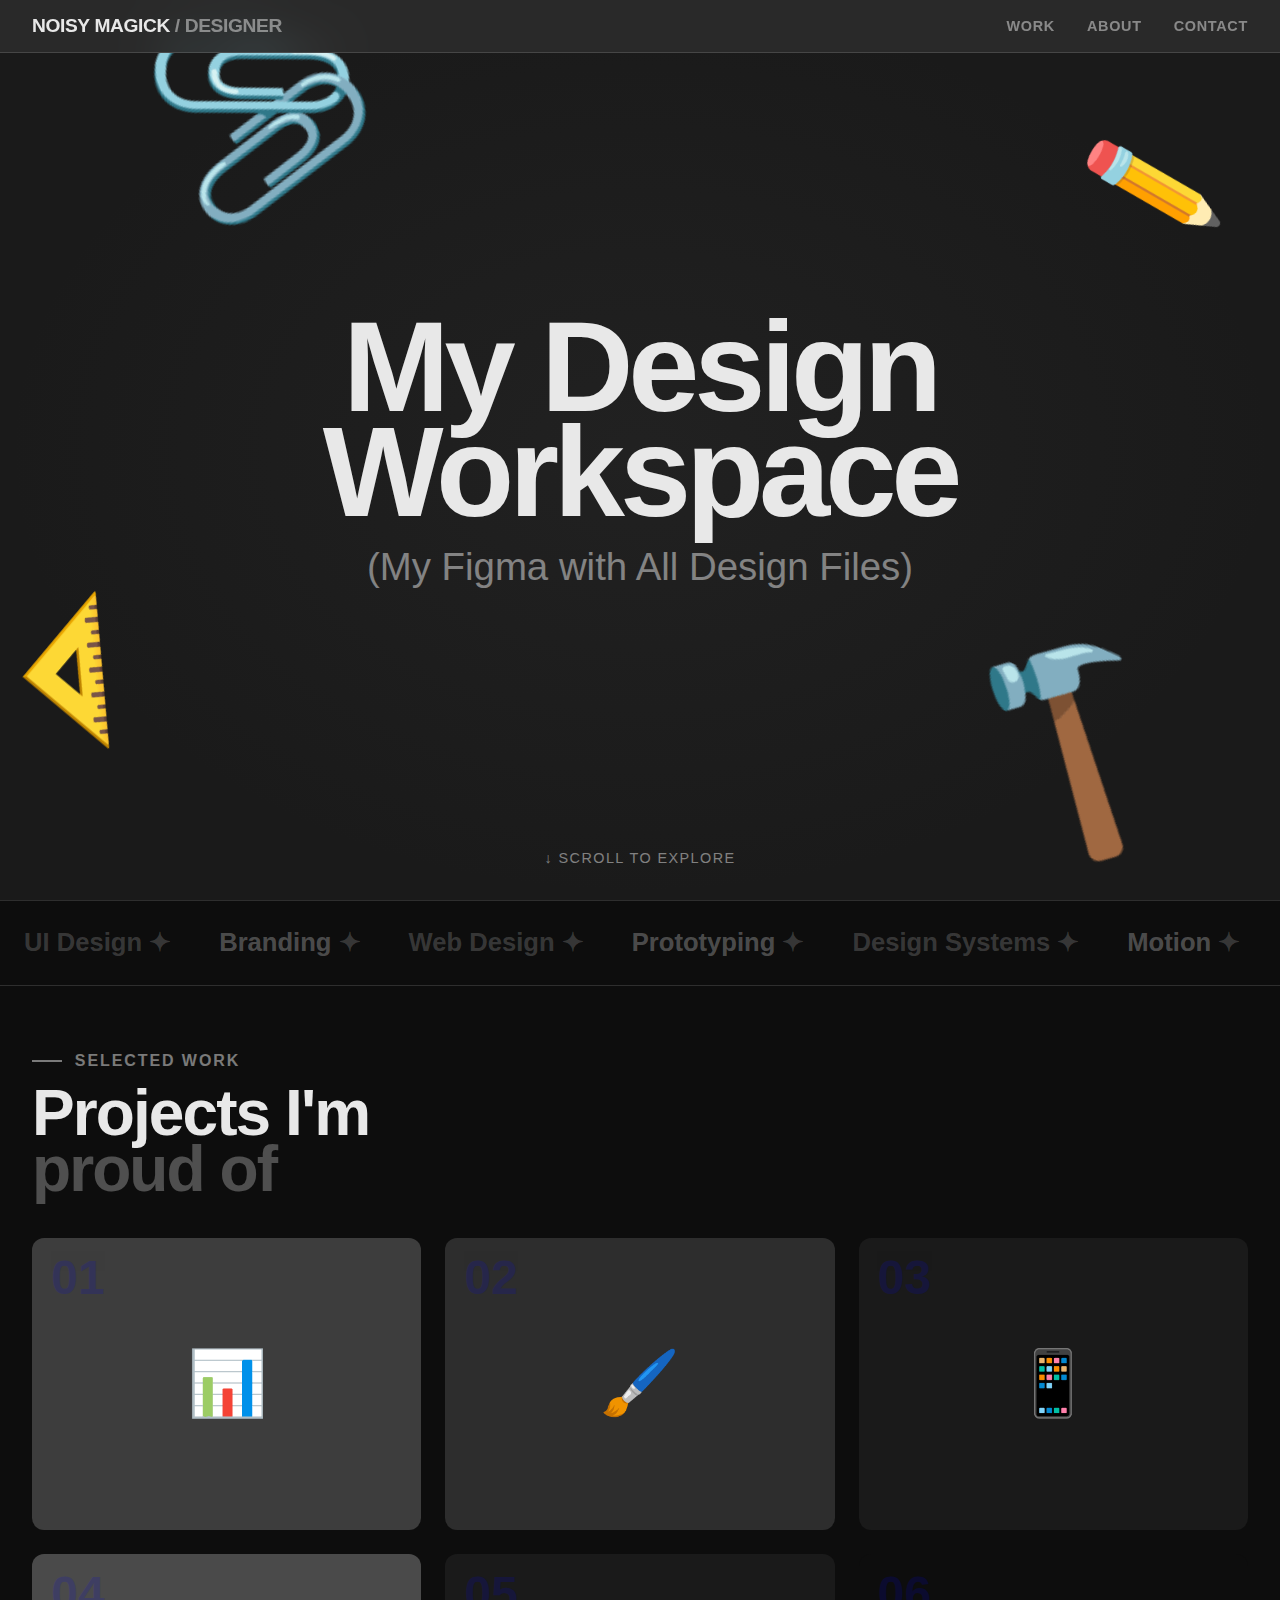
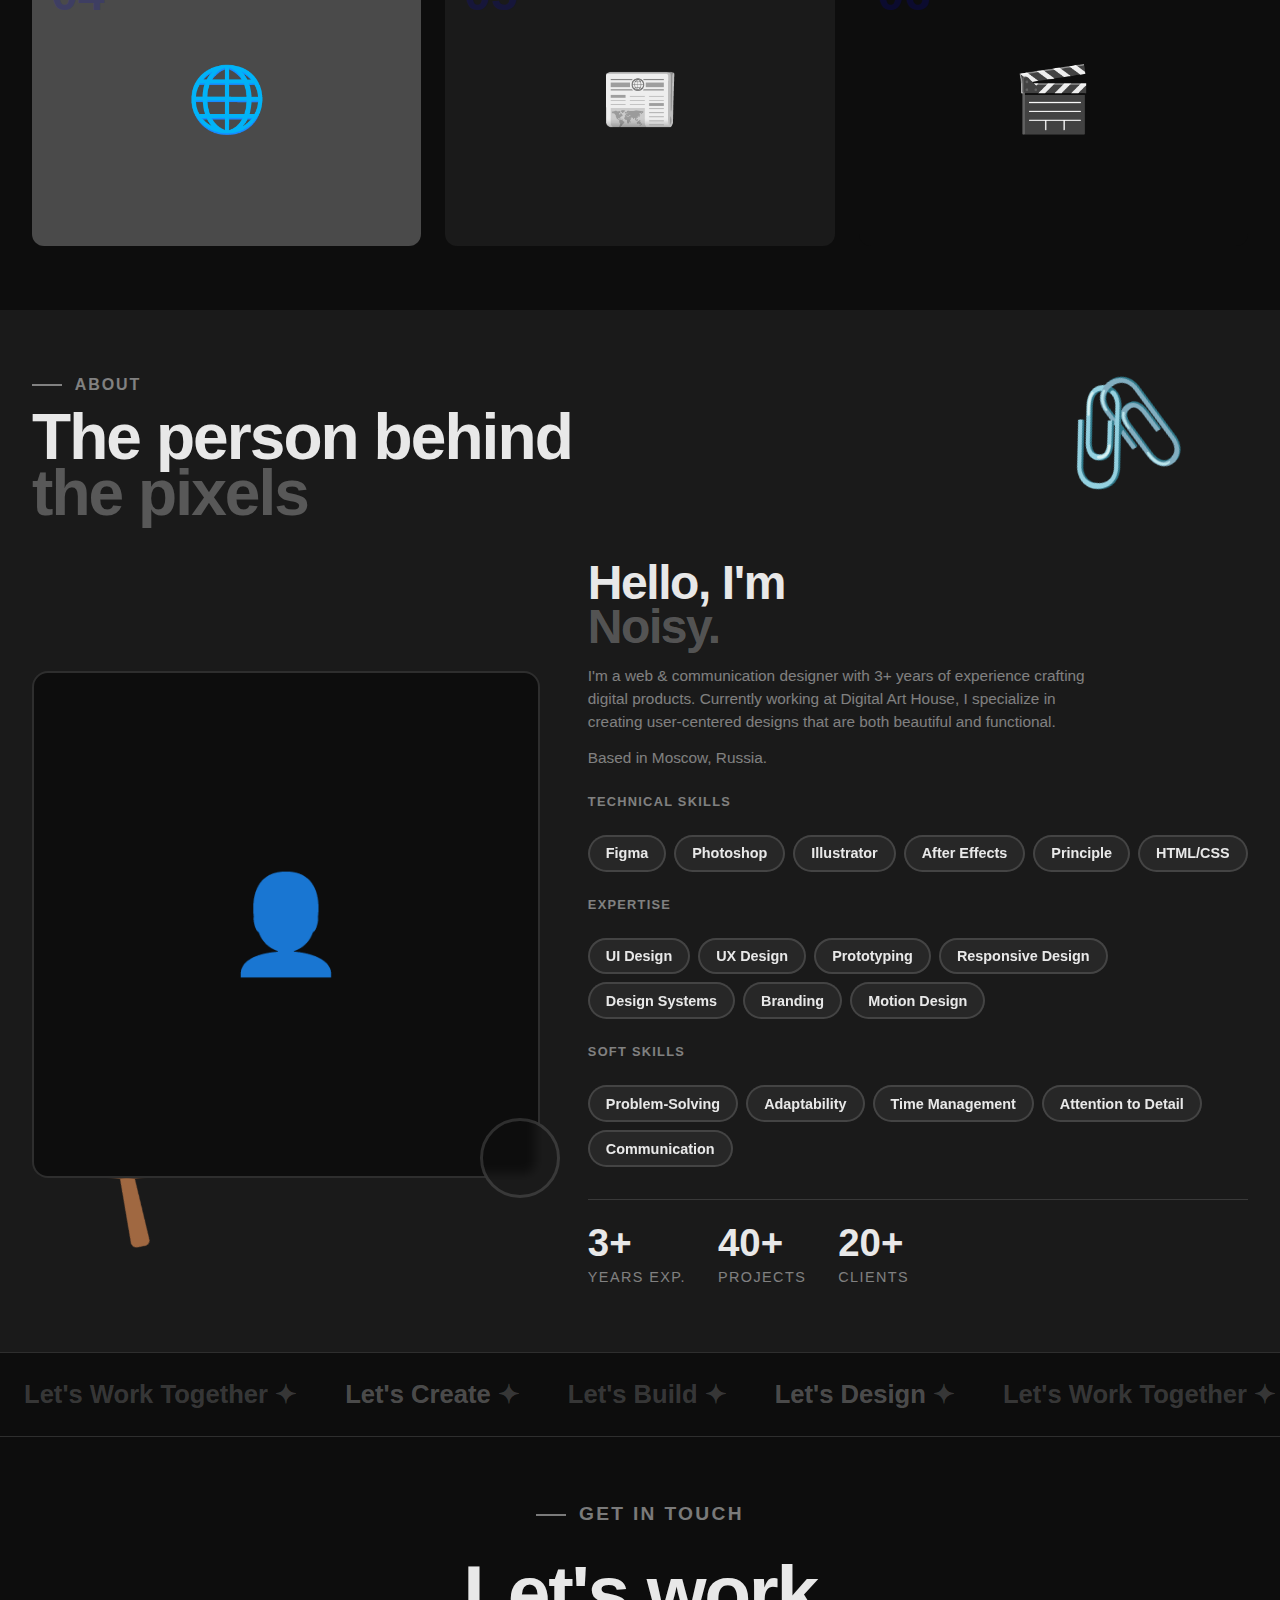
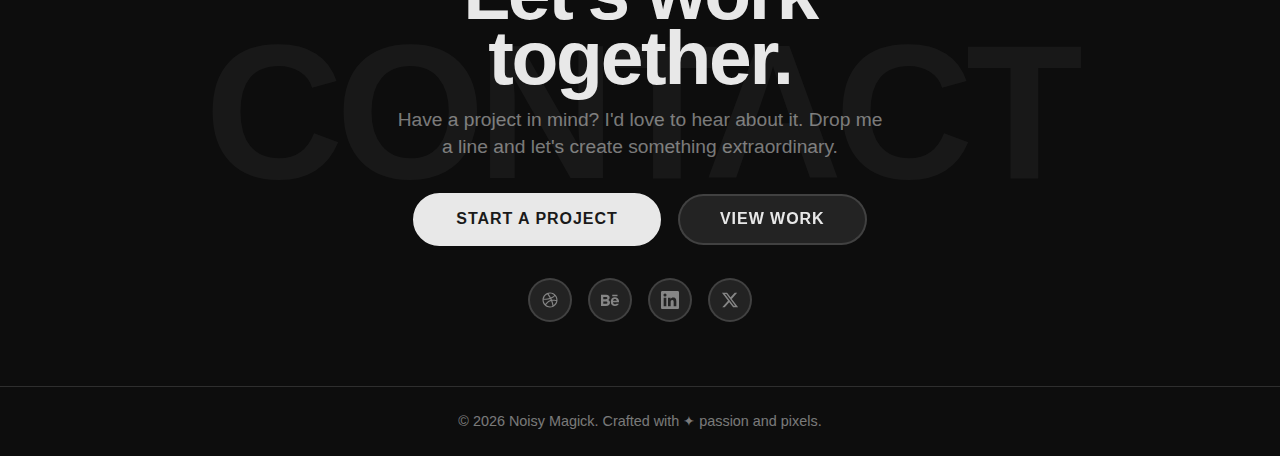
<file: index.html>
<!DOCTYPE html>
<html lang="en">
<head>
  <meta charset="UTF-8">
  <meta name="viewport" content="width=device-width, initial-scale=1.0">
  <title>Noisy Magick — Web & Communication Designer</title>
  <link rel="stylesheet" href="styles.css">
</head>
<body>

  <!-- Navigation -->
  <nav>
    <div class="inner">
      <a href="#" class="logo">NOISY MAGICK <span>/ DESIGNER</span></a>
      <ul>
        <li><a href="#work">Work</a></li>
        <li><a href="#about">About</a></li>
        <li><a href="#contact">Contact</a></li>
      </ul>
    </div>
  </nav>

  <!-- Hero -->
  <section class="hero">
    <div class="emoji emoji-1">🖇️</div>
    <div class="emoji emoji-2">🔨</div>
    <div class="emoji emoji-3">✏️</div>
    <div class="emoji emoji-4">📐</div>
    <h1>My Design<br>Workspace</h1>
    <div class="subtitle">(My Figma with All Design Files)</div>
    <div class="scroll-hint">↓ Scroll to explore</div>
  </section>

  <!-- Divider Marquee -->
  <div class="divider">
    <div class="divider-track">
      <span>UI Design ✦ </span>
      <span><em>Branding</em> ✦ </span>
      <span>Web Design ✦ </span>
      <span><em>Prototyping</em> ✦ </span>
      <span>Design Systems ✦ </span>
      <span><em>Motion</em> ✦ </span>
      <span>UI Design ✦ </span>
      <span><em>Branding</em> ✦ </span>
      <span>Web Design ✦ </span>
      <span><em>Prototyping</em> ✦ </span>
      <span>Design Systems ✦ </span>
      <span><em>Motion</em> ✦ </span>
    </div>
  </div>

  <!-- Work -->
  <section class="work-section" id="work">
    <div class="container">
      <p class="section-label">Selected Work</p>
      <h2 class="section-heading">Projects I'm<br><span>proud of</span></h2>
      <div class="work-grid">
        <a href="project-aura-dashboard.html" class="work-card wc-1">
          <div class="card-fill"></div>
          <div class="card-number">01</div>
          <div class="card-emoji">📊</div>
          <div class="card-info">
            <h3>Aura Dashboard</h3>
            <p>UI/UX Design · 2025</p>
          </div>
        </a>
        <a href="project-noma-branding.html" class="work-card wc-2">
          <div class="card-fill"></div>
          <div class="card-number">02</div>
          <div class="card-emoji">🖌️</div>
          <div class="card-info">
            <h3>Noma Branding</h3>
            <p>Branding Design · 2025</p>
          </div>
        </a>
        <a href="project-verdant-app.html" class="work-card wc-3">
          <div class="card-fill"></div>
          <div class="card-number">03</div>
          <div class="card-emoji">📱</div>
          <div class="card-info">
            <h3>Verdant App</h3>
            <p>Mobile Design · 2024</p>
          </div>
        </a>
        <a href="project-solace-website.html" class="work-card wc-4">
          <div class="card-fill"></div>
          <div class="card-number">04</div>
          <div class="card-emoji">🌐</div>
          <div class="card-info">
            <h3>Solace Website</h3>
            <p>Web Design · 2024</p>
          </div>
        </a>
        <a href="project-lume-editorial.html" class="work-card wc-5">
          <div class="card-fill"></div>
          <div class="card-number">05</div>
          <div class="card-emoji">📰</div>
          <div class="card-info">
            <h3>Lume Editorial</h3>
            <p>Editorial Design · 2024</p>
          </div>
        </a>
        <a href="project-kinetic-studio.html" class="work-card wc-6">
          <div class="card-fill"></div>
          <div class="card-number">06</div>
          <div class="card-emoji">🎬</div>
          <div class="card-info">
            <h3>Kinetic Web</h3>
            <p>Web Design · 2023</p>
          </div>
        </a>
      </div>
    </div>
  </section>

  <!-- About -->
  <section class="about-section" id="about">
    <div class="container">
      <div class="emoji-deco emoji-deco-1">🖇️</div>
      <div class="emoji-deco emoji-deco-2">🔨</div>
      <p class="section-label">About</p>
      <h2 class="section-heading">The person behind<br><span>the pixels</span></h2>
      <div class="about-grid">
        <div class="about-photo">
          <div class="about-photo-inner">👤</div>
        </div>
        <div class="about-text">
          <h2>Hello, I'm<br><span>Noisy.</span></h2>
          <p>I'm a web & communication designer with 3+ years of experience crafting digital products. Currently working at Digital Art House, I specialize in creating user-centered designs that are both beautiful and functional.</p>
          <p>Based in Moscow, Russia.</p>
          
          <div class="skills-section">
            <h4>Technical Skills</h4>
            <div class="skills-row">
              <span>Figma</span>
              <span>Photoshop</span>
              <span>Illustrator</span>
              <span>After Effects</span>
              <span>Principle</span>
              <span>HTML/CSS</span>
            </div>
          </div>
          
          <div class="skills-section">
            <h4>Expertise</h4>
            <div class="skills-row">
              <span>UI Design</span>
              <span>UX Design</span>
              <span>Prototyping</span>
              <span>Responsive Design</span>
              <span>Design Systems</span>
              <span>Branding</span>
              <span>Motion Design</span>
            </div>
          </div>
          
          <div class="skills-section">
            <h4>Soft Skills</h4>
            <div class="skills-row">
              <span>Problem-Solving</span>
              <span>Adaptability</span>
              <span>Time Management</span>
              <span>Attention to Detail</span>
              <span>Communication</span>
            </div>
          </div>

          <div class="stats-row">
            <div class="stat">
              <div class="stat-num">3+</div>
              <div class="stat-lbl">Years Exp.</div>
            </div>
            <div class="stat">
              <div class="stat-num">40+</div>
              <div class="stat-lbl">Projects</div>
            </div>
            <div class="stat">
              <div class="stat-num">20+</div>
              <div class="stat-lbl">Clients</div>
            </div>
          </div>
        </div>
      </div>
    </div>
  </section>

  <!-- Divider -->
  <div class="divider">
    <div class="divider-track">
      <span>Let's Work Together ✦ </span>
      <span><em>Let's Create</em> ✦ </span>
      <span>Let's Build ✦ </span>
      <span><em>Let's Design</em> ✦ </span>
      <span>Let's Work Together ✦ </span>
      <span><em>Let's Create</em> ✦ </span>
      <span>Let's Build ✦ </span>
      <span><em>Let's Design</em> ✦ </span>
    </div>
  </div>

  <!-- Contact -->
  <section class="contact-section" id="contact">
    <div class="bg-text">CONTACT</div>
    <div class="container">
      <p class="section-label" style="justify-content:center">Get in Touch</p>
      <h2>Let's work<br>together.</h2>
      <p>Have a project in mind? I'd love to hear about it. Drop me a line and let's create something extraordinary.</p>
      <div>
        <a href="mailto:hello@noisymagick.design" class="btn btn-white">Start a Project</a>
        <a href="#work" class="btn btn-outline">View Work</a>
      </div>
      <div class="social-row">
        <a href="#" title="Dribbble">
          <svg viewBox="0 0 24 24"><path d="M12 2C6.48 2 2 6.48 2 12s4.48 10 10 10 10-4.48 10-10S17.52 2 12 2zm6.605 4.61a8.502 8.502 0 011.93 5.314c-.281-.054-3.101-.629-5.943-.271-.065-.141-.12-.293-.184-.445a25.416 25.416 0 00-.564-1.236c3.145-1.28 4.577-3.124 4.761-3.362zM12 3.475c2.17 0 4.154.813 5.662 2.148-.152.216-1.443 1.941-4.48 3.08-1.399-2.57-2.95-4.675-3.189-5A8.687 8.687 0 0112 3.475zm-3.633.803a53.896 53.896 0 013.167 4.935c-3.992 1.063-7.517 1.04-7.896 1.04a8.581 8.581 0 014.729-5.975zM3.453 12.01v-.26c.37.01 4.512.065 8.775-1.215.245.477.477.965.694 1.453-.109.033-.228.065-.336.098-4.404 1.42-6.747 5.303-6.942 5.629a8.522 8.522 0 01-2.19-5.705zM12 20.547a8.482 8.482 0 01-5.239-1.8c.152-.315 1.888-3.656 6.703-5.337.022-.01.033-.01.054-.022a35.318 35.318 0 011.823 6.475 8.4 8.4 0 01-3.341.684zm4.761-1.465c-.086-.52-.542-3.015-1.659-6.084 2.679-.423 5.022.271 5.314.369a8.468 8.468 0 01-3.655 5.715z"/></svg>
        </a>
        <a href="#" title="Behance">
          <svg viewBox="0 0 24 24"><path d="M22 7h-7V5h7v2zm1.726 10c-.442 1.297-2.029 3-5.101 3-3.074 0-5.564-1.729-5.564-5.675 0-3.91 2.325-5.92 5.466-5.92 3.082 0 4.964 1.782 5.375 4.426.078.506.109 1.188.095 2.14H15.97c.13 3.211 3.483 3.312 4.588 2.029h3.168zm-7.686-4h4.965c-.105-1.547-1.136-2.219-2.477-2.219-1.466 0-2.277.768-2.488 2.219zm-9.574 6.988H0V5.021h6.953c5.476.081 5.58 5.444 2.72 6.906 3.461 1.26 3.577 8.061-3.207 8.061zM3 11h3.584c2.508 0 2.906-3-.312-3H3v3zm3.391 3H3v3.016h3.341c3.055 0 2.868-3.016.05-3.016z"/></svg>
        </a>
        <a href="#" title="LinkedIn">
          <svg viewBox="0 0 24 24"><path d="M20.447 20.452h-3.554v-5.569c0-1.328-.027-3.037-1.852-3.037-1.853 0-2.136 1.445-2.136 2.939v5.667H9.351V9h3.414v1.561h.046c.477-.9 1.637-1.85 3.37-1.85 3.601 0 4.267 2.37 4.267 5.455v6.286zM5.337 7.433a2.062 2.062 0 01-2.063-2.065 2.064 2.064 0 112.063 2.065zm1.782 13.019H3.555V9h3.564v11.452zM22.225 0H1.771C.792 0 0 .774 0 1.729v20.542C0 23.227.792 24 1.771 24h20.451C23.2 24 24 23.227 24 22.271V1.729C24 .774 23.2 0 22.222 0h.003z"/></svg>
        </a>
        <a href="#" title="Twitter/X">
          <svg viewBox="0 0 24 24"><path d="M18.244 2.25h3.308l-7.227 8.26 8.502 11.24H16.17l-5.214-6.817L4.99 21.75H1.68l7.73-8.835L1.254 2.25H8.08l4.713 6.231zm-1.161 17.52h1.833L7.084 4.126H5.117z"/></svg>
        </a>
      </div>
    </div>
  </section>

  <!-- Footer -->
  <footer>
    &copy; 2026 Noisy Magick. Crafted with ✦ passion and pixels.
  </footer>

</body>
</html>
</file>
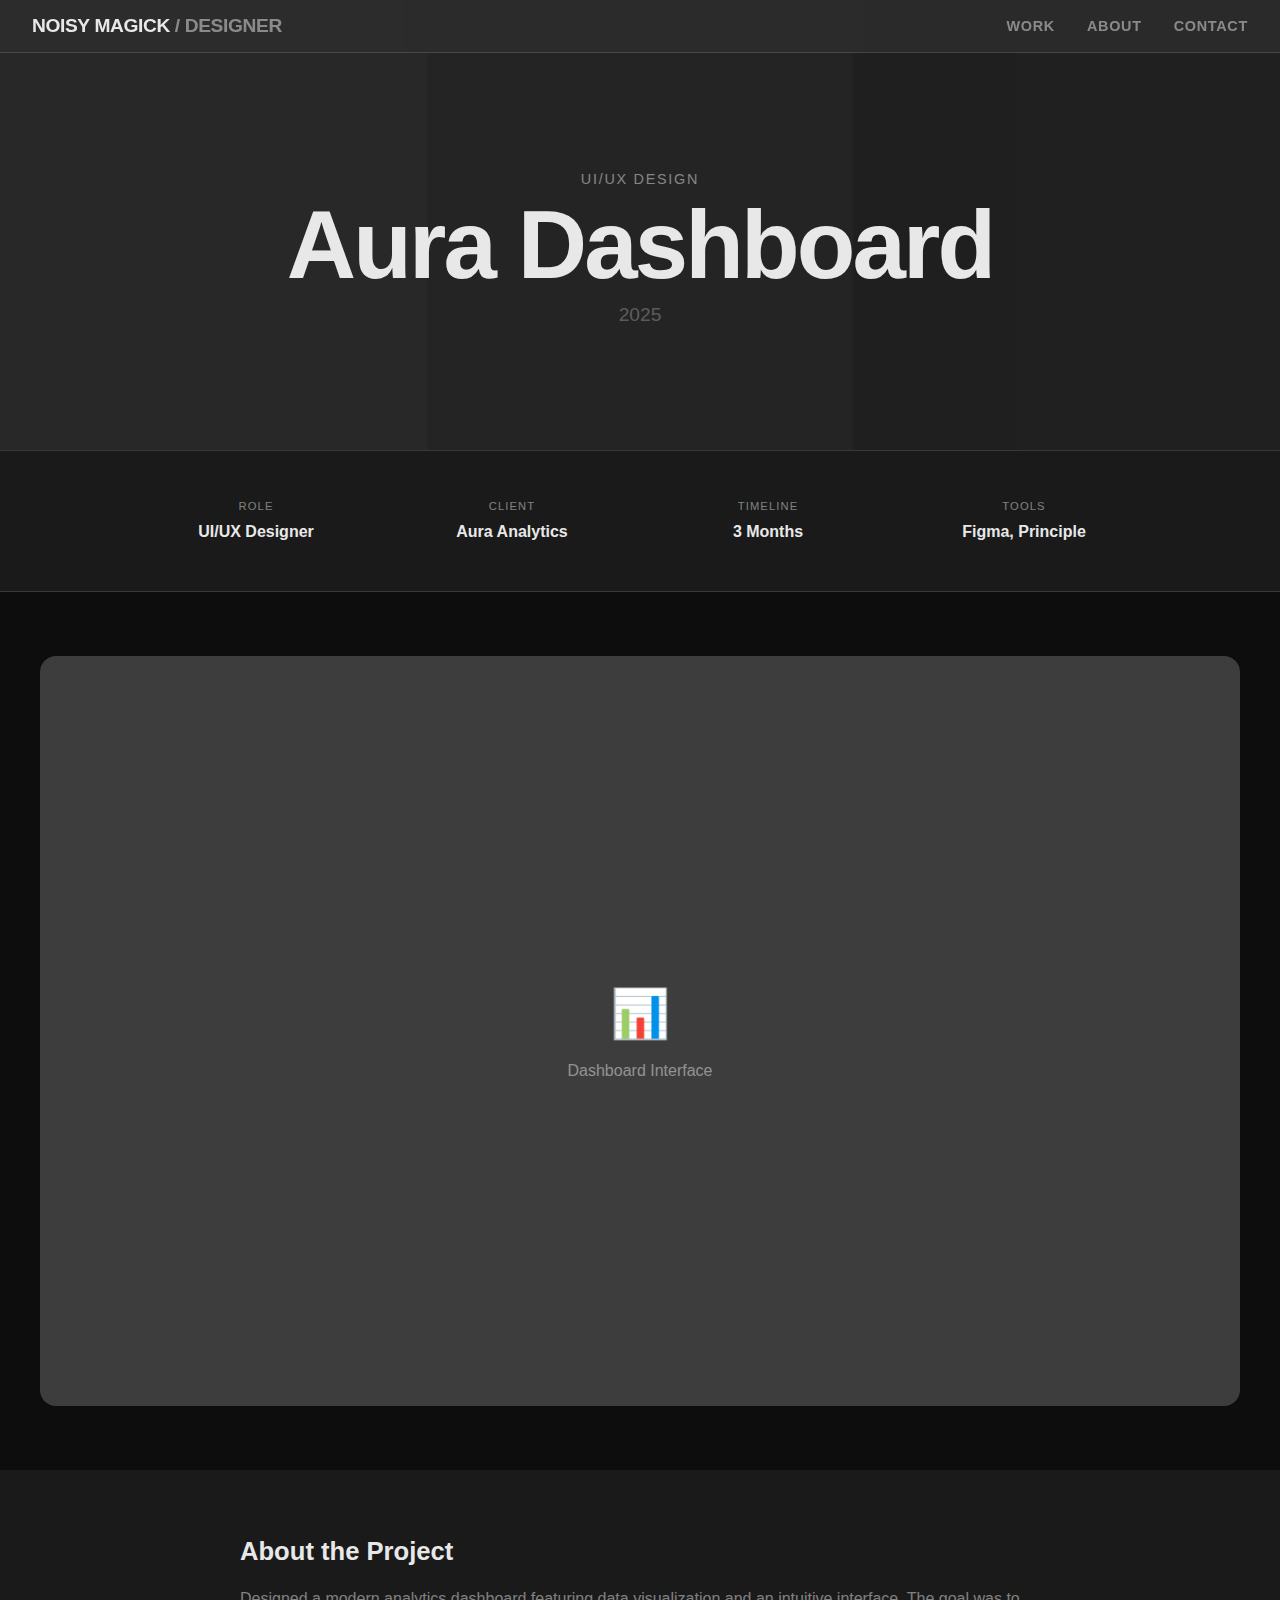
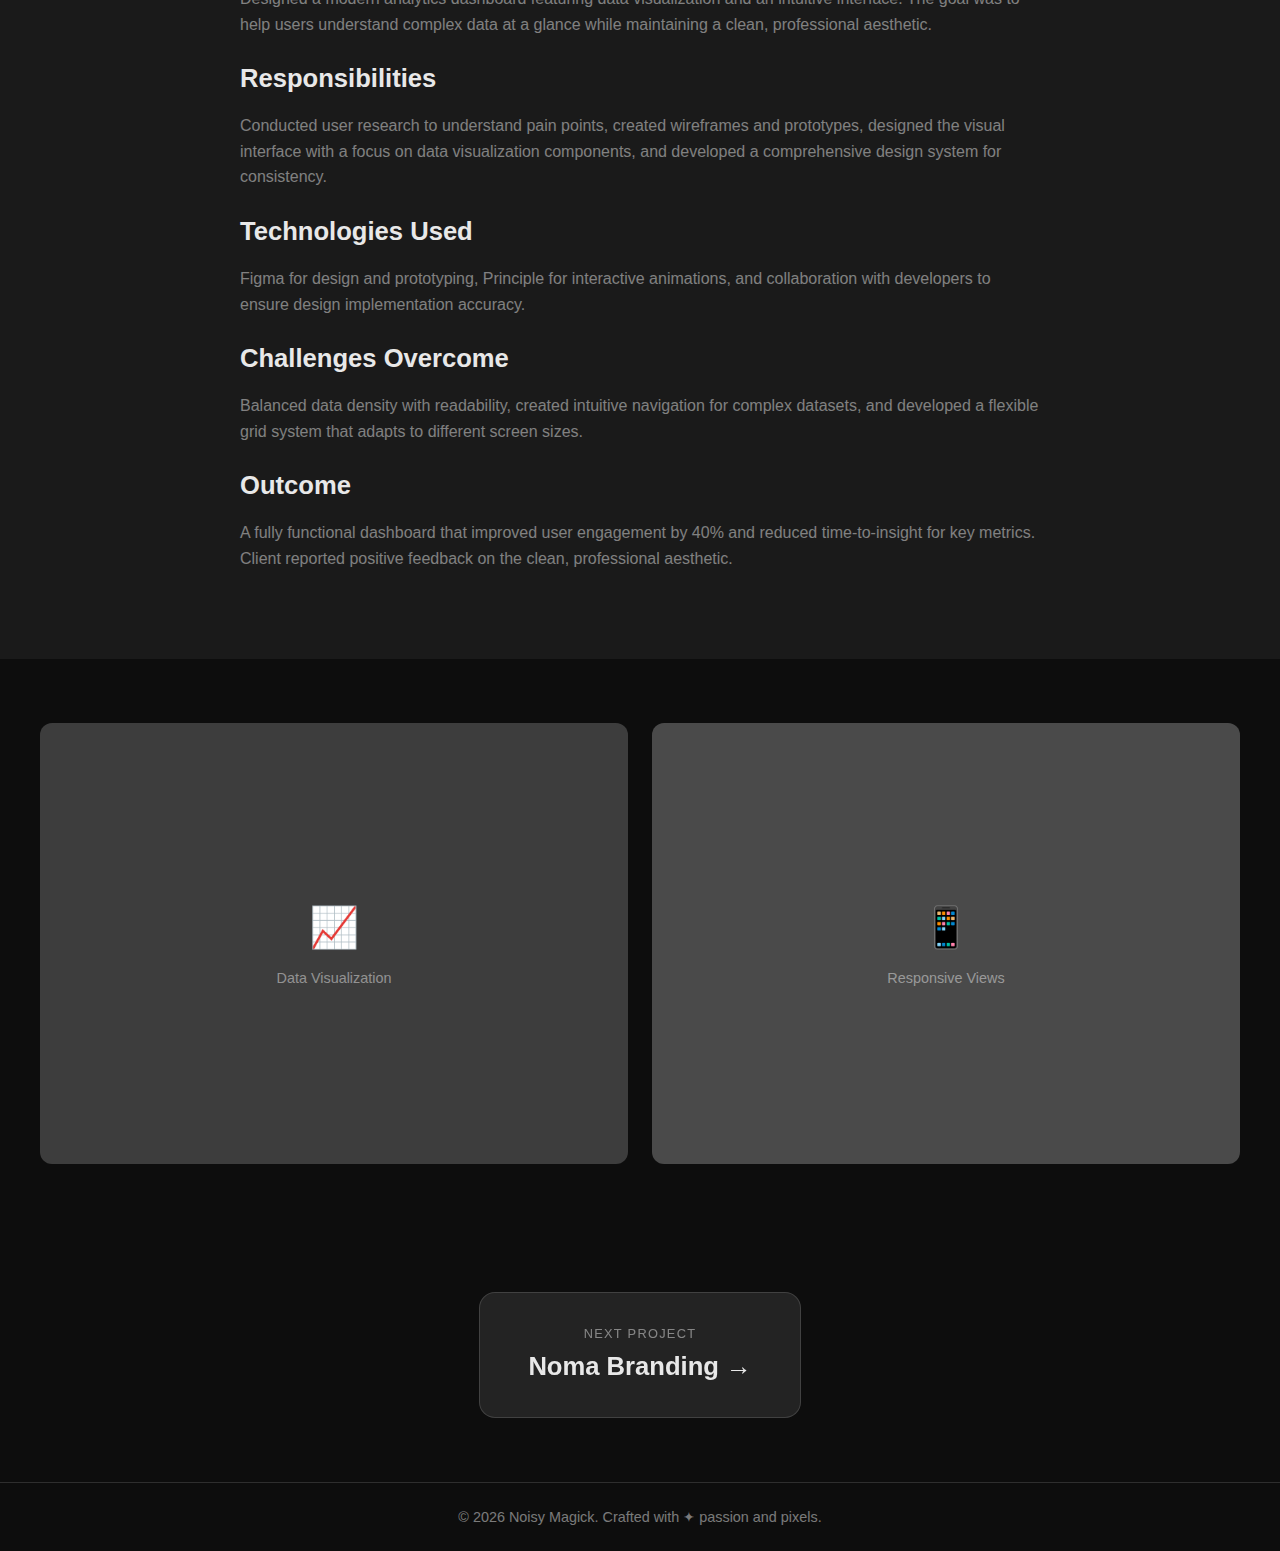
<file: project-aura-dashboard.html>
<!DOCTYPE html>
<html lang="en">
<head>
  <meta charset="UTF-8">
  <meta name="viewport" content="width=device-width, initial-scale=1.0">
  <title>Aura Dashboard — Noisy Magick</title>
  <link rel="stylesheet" href="styles.css">
  <link rel="stylesheet" href="project-styles.css">
</head>
<body class="project-page">

  <!-- Navigation -->
  <nav>
    <div class="inner">
      <a href="index.html" class="logo">NOISY MAGICK <span>/ DESIGNER</span></a>
      <ul>
        <li><a href="index.html#work">Work</a></li>
        <li><a href="index.html#about">About</a></li>
        <li><a href="index.html#contact">Contact</a></li>
      </ul>
    </div>
  </nav>

  <!-- Project Hero -->
  <section class="project-hero">
    <div class="project-color-scheme aura-colors">
      <div class="color-block block-1"></div>
      <div class="color-block block-2"></div>
      <div class="color-block block-3"></div>
    </div>
    <div class="project-hero-content">
      <p class="project-category">UI/UX Design</p>
      <h1 class="project-title">Aura Dashboard</h1>
      <p class="project-year">2025</p>
    </div>
  </section>

  <!-- Project Info -->
  <section class="project-info">
    <div class="container">
      <div class="info-grid">
        <div class="info-item">
          <span class="info-label">Role</span>
          <span class="info-value">UI/UX Designer</span>
        </div>
        <div class="info-item">
          <span class="info-label">Client</span>
          <span class="info-value">Aura Analytics</span>
        </div>
        <div class="info-item">
          <span class="info-label">Timeline</span>
          <span class="info-value">3 Months</span>
        </div>
        <div class="info-item">
          <span class="info-label">Tools</span>
          <span class="info-value">Figma, Principle</span>
        </div>
      </div>
    </div>
  </section>

  <!-- Project Image Placeholder -->
  <section class="project-image-section">
    <div class="container">
      <div class="image-placeholder aura-image">
        <div class="placeholder-content">
          <span class="placeholder-icon">📊</span>
          <p>Dashboard Interface</p>
        </div>
      </div>
    </div>
  </section>

  <!-- Project Description -->
  <section class="project-description">
    <div class="container">
      <div class="description-content">
        <h2>About the Project</h2>
        <p>Designed a modern analytics dashboard featuring data visualization and an intuitive interface. The goal was to help users understand complex data at a glance while maintaining a clean, professional aesthetic.</p>
        
        <h2>Responsibilities</h2>
        <p>Conducted user research to understand pain points, created wireframes and prototypes, designed the visual interface with a focus on data visualization components, and developed a comprehensive design system for consistency.</p>
        
        <h2>Technologies Used</h2>
        <p>Figma for design and prototyping, Principle for interactive animations, and collaboration with developers to ensure design implementation accuracy.</p>
        
        <h2>Challenges Overcome</h2>
        <p>Balanced data density with readability, created intuitive navigation for complex datasets, and developed a flexible grid system that adapts to different screen sizes.</p>
        
        <h2>Outcome</h2>
        <p>A fully functional dashboard that improved user engagement by 40% and reduced time-to-insight for key metrics. Client reported positive feedback on the clean, professional aesthetic.</p>
      </div>
    </div>
  </section>

  <!-- Additional Images -->
  <section class="project-gallery">
    <div class="container">
      <div class="gallery-grid">
        <div class="gallery-item aura-gallery-1">
          <div class="placeholder-content">
            <span class="placeholder-icon">📈</span>
            <p>Data Visualization</p>
          </div>
        </div>
        <div class="gallery-item aura-gallery-2">
          <div class="placeholder-content">
            <span class="placeholder-icon">📱</span>
            <p>Responsive Views</p>
          </div>
        </div>
      </div>
    </div>
  </section>

  <!-- Next Project -->
  <section class="next-project">
    <a href="project-noma-branding.html" class="next-link">
      <span class="next-label">Next Project</span>
      <span class="next-title">Noma Branding →</span>
    </a>
  </section>

  <!-- Footer -->
  <footer>
    &copy; 2026 Noisy Magick. Crafted with ✦ passion and pixels.
  </footer>

</body>
</html>
</file>
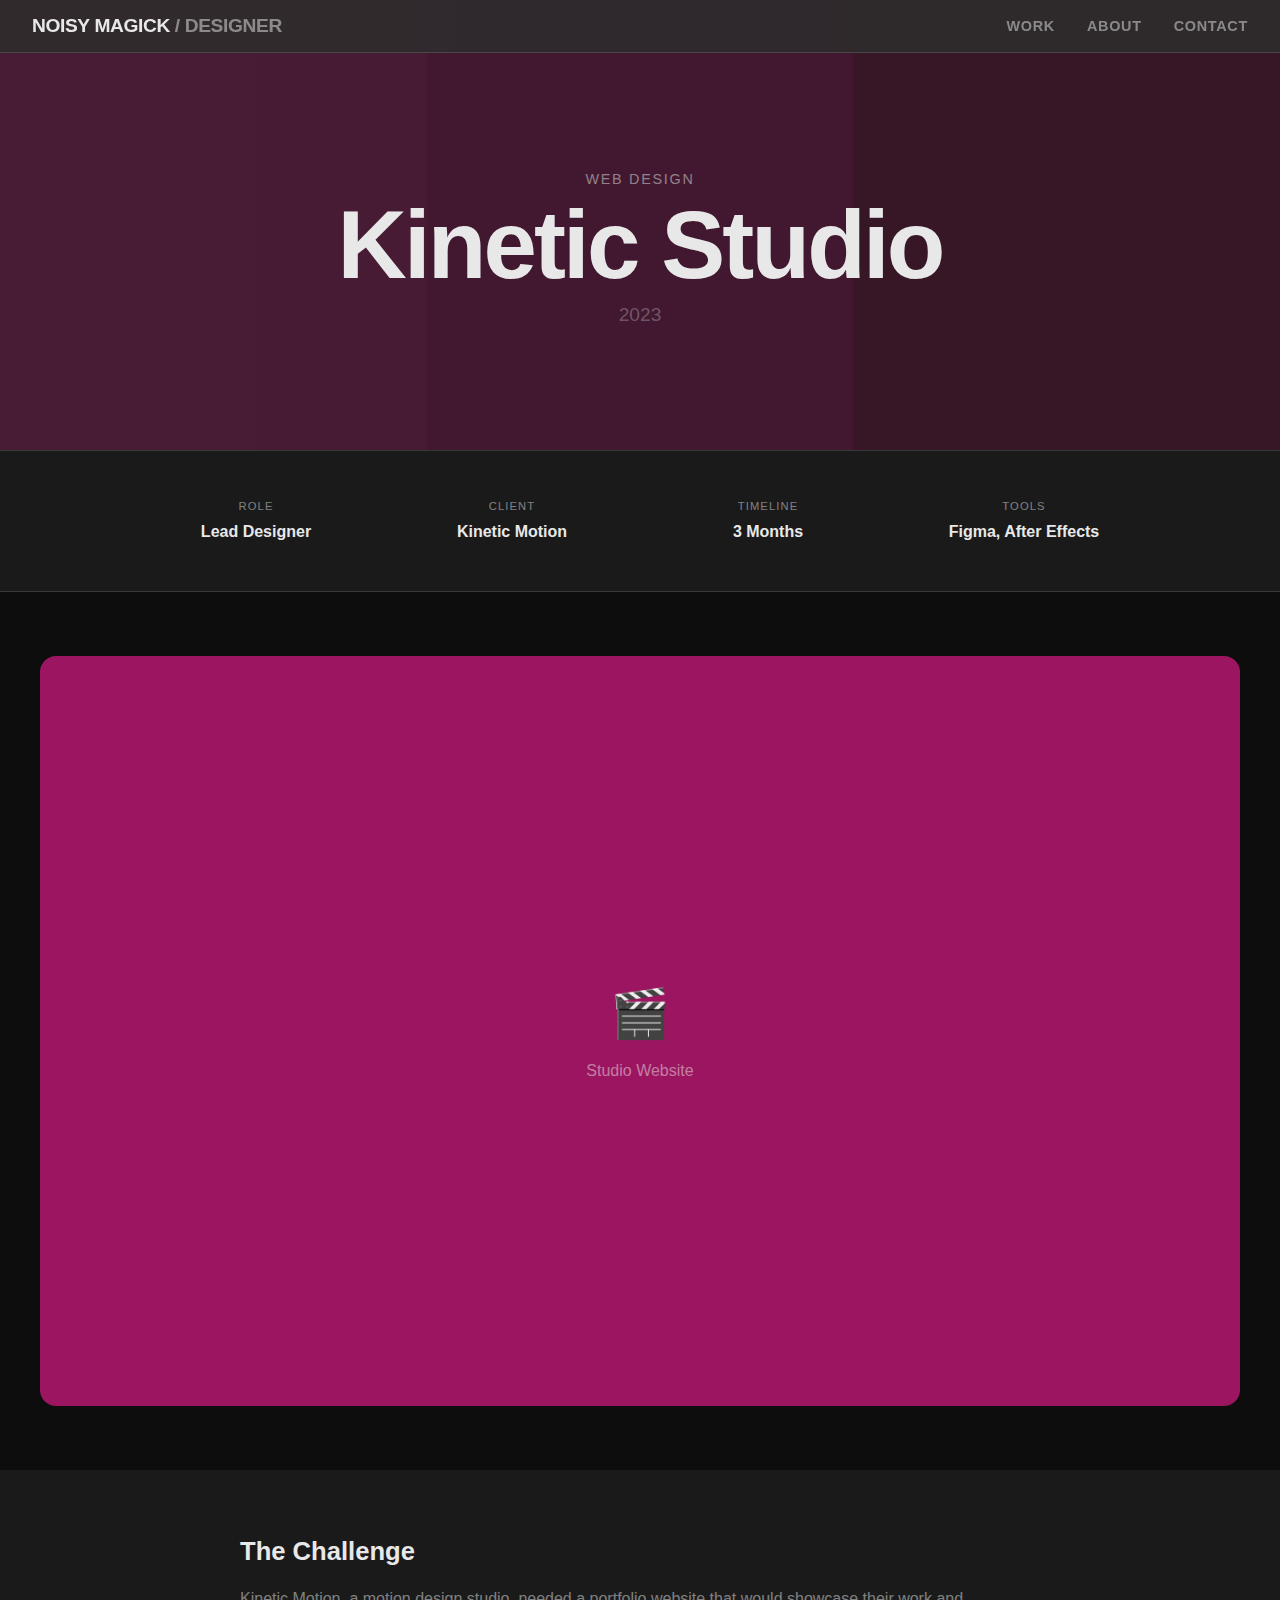
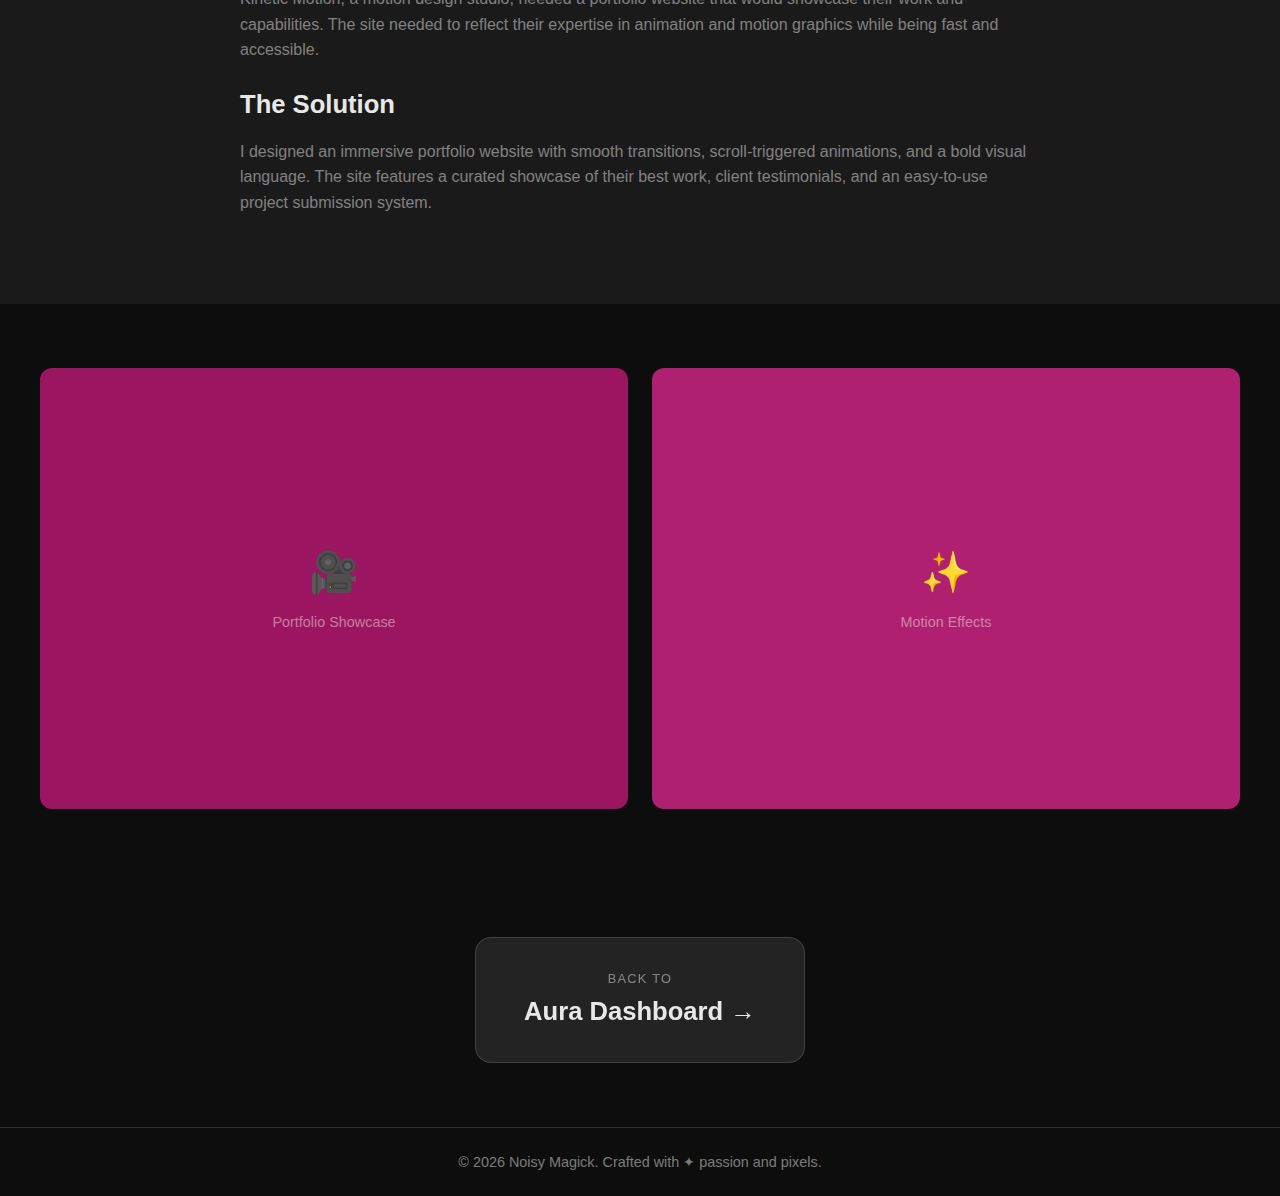
<file: project-kinetic-studio.html>
<!DOCTYPE html>
<html lang="en">
<head>
  <meta charset="UTF-8">
  <meta name="viewport" content="width=device-width, initial-scale=1.0">
  <title>Kinetic Studio — Noisy Magick</title>
  <link rel="stylesheet" href="styles.css">
  <link rel="stylesheet" href="project-styles.css">
</head>
<body class="project-page">

  <!-- Navigation -->
  <nav>
    <div class="inner">
      <a href="index.html" class="logo">NOISY MAGICK <span>/ DESIGNER</span></a>
      <ul>
        <li><a href="index.html#work">Work</a></li>
        <li><a href="index.html#about">About</a></li>
        <li><a href="index.html#contact">Contact</a></li>
      </ul>
    </div>
  </nav>

  <!-- Project Hero -->
  <section class="project-hero">
    <div class="project-color-scheme kinetic-colors">
      <div class="color-block block-1"></div>
      <div class="color-block block-2"></div>
      <div class="color-block block-3"></div>
    </div>
    <div class="project-hero-content">
      <p class="project-category">Web Design</p>
      <h1 class="project-title">Kinetic Studio</h1>
      <p class="project-year">2023</p>
    </div>
  </section>

  <!-- Project Info -->
  <section class="project-info">
    <div class="container">
      <div class="info-grid">
        <div class="info-item">
          <span class="info-label">Role</span>
          <span class="info-value">Lead Designer</span>
        </div>
        <div class="info-item">
          <span class="info-label">Client</span>
          <span class="info-value">Kinetic Motion</span>
        </div>
        <div class="info-item">
          <span class="info-label">Timeline</span>
          <span class="info-value">3 Months</span>
        </div>
        <div class="info-item">
          <span class="info-label">Tools</span>
          <span class="info-value">Figma, After Effects</span>
        </div>
      </div>
    </div>
  </section>

  <!-- Project Image Placeholder -->
  <section class="project-image-section">
    <div class="container">
      <div class="image-placeholder kinetic-image">
        <div class="placeholder-content">
          <span class="placeholder-icon">🎬</span>
          <p>Studio Website</p>
        </div>
      </div>
    </div>
  </section>

  <!-- Project Description -->
  <section class="project-description">
    <div class="container">
      <div class="description-content">
        <h2>The Challenge</h2>
        <p>Kinetic Motion, a motion design studio, needed a portfolio website that would showcase their work and capabilities. The site needed to reflect their expertise in animation and motion graphics while being fast and accessible.</p>
        
        <h2>The Solution</h2>
        <p>I designed an immersive portfolio website with smooth transitions, scroll-triggered animations, and a bold visual language. The site features a curated showcase of their best work, client testimonials, and an easy-to-use project submission system.</p>
      </div>
    </div>
  </section>

  <!-- Additional Images -->
  <section class="project-gallery">
    <div class="container">
      <div class="gallery-grid">
        <div class="gallery-item kinetic-gallery-1">
          <div class="placeholder-content">
            <span class="placeholder-icon">🎥</span>
            <p>Portfolio Showcase</p>
          </div>
        </div>
        <div class="gallery-item kinetic-gallery-2">
          <div class="placeholder-content">
            <span class="placeholder-icon">✨</span>
            <p>Motion Effects</p>
          </div>
        </div>
      </div>
    </div>
  </section>

  <!-- Next Project -->
  <section class="next-project">
    <a href="project-aura-dashboard.html" class="next-link">
      <span class="next-label">Back to</span>
      <span class="next-title">Aura Dashboard →</span>
    </a>
  </section>

  <!-- Footer -->
  <footer>
    &copy; 2026 Noisy Magick. Crafted with ✦ passion and pixels.
  </footer>

</body>
</html>
</file>
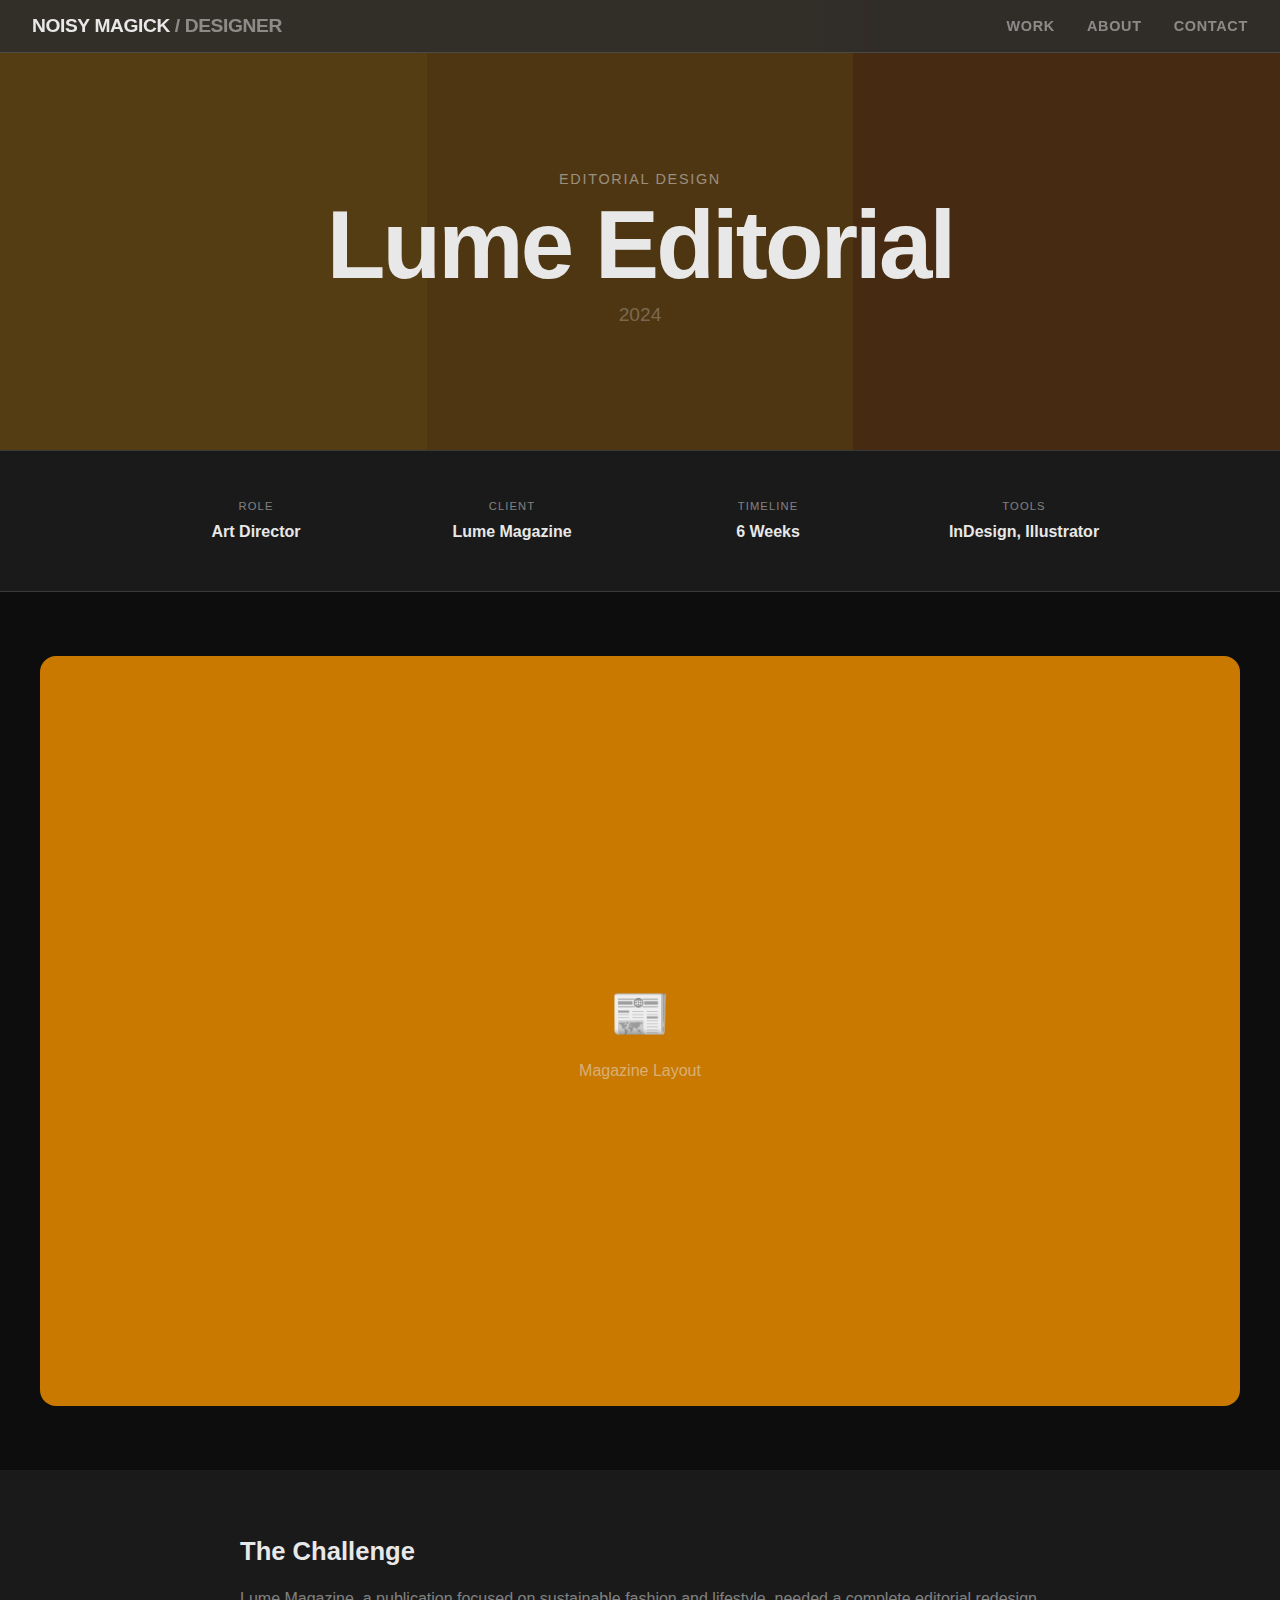
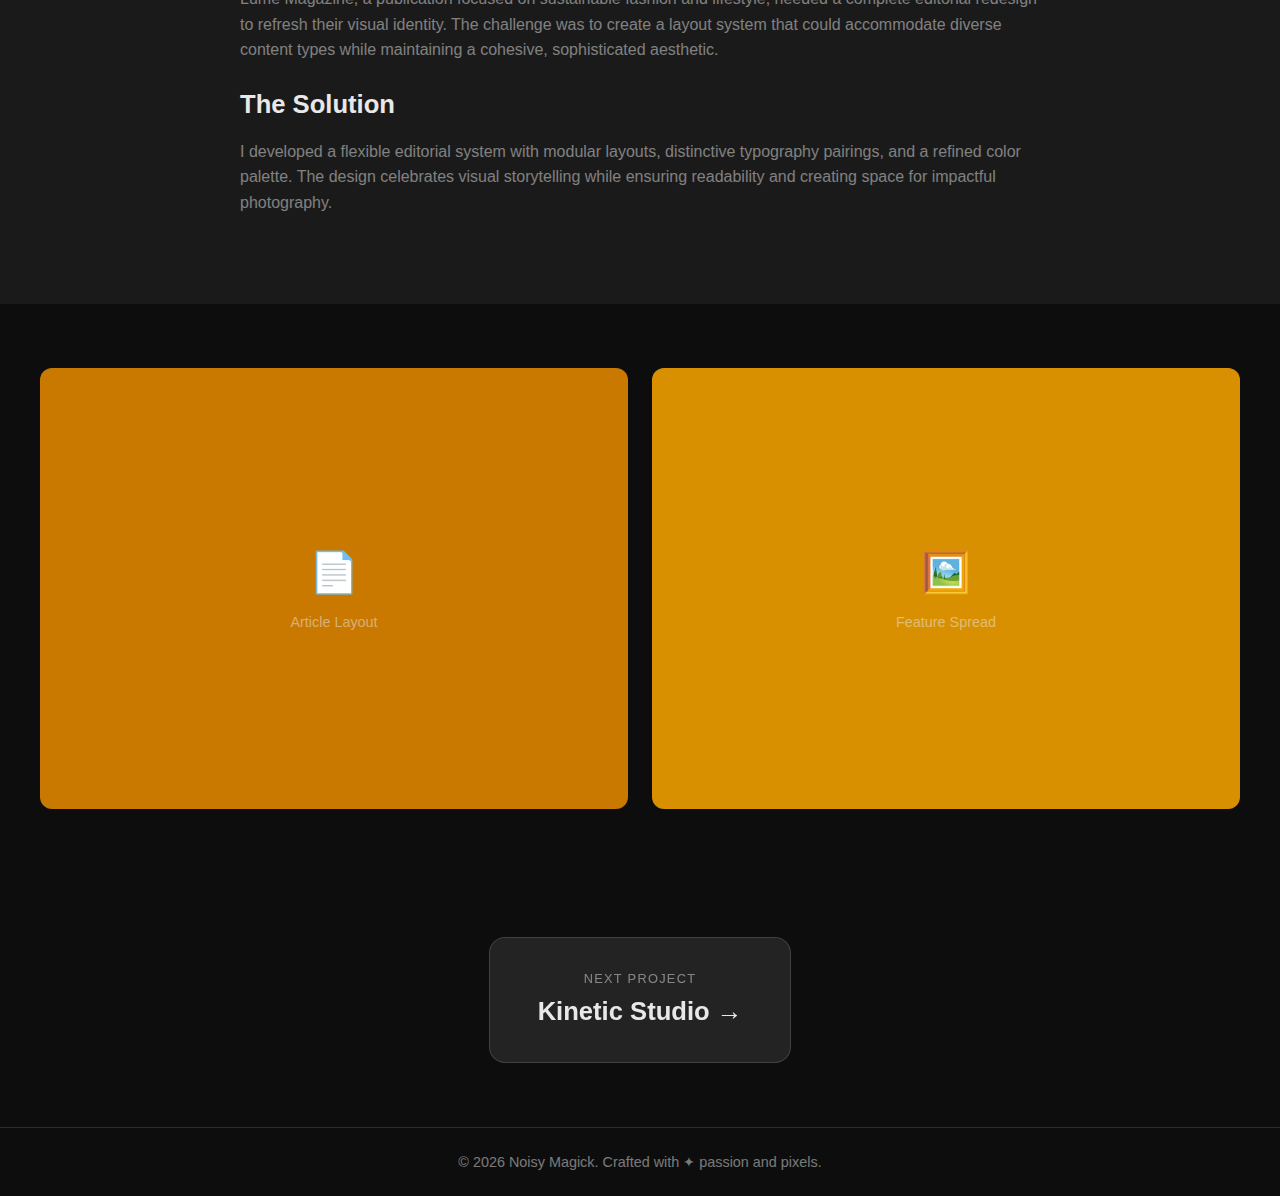
<file: project-lume-editorial.html>
<!DOCTYPE html>
<html lang="en">
<head>
  <meta charset="UTF-8">
  <meta name="viewport" content="width=device-width, initial-scale=1.0">
  <title>Lume Editorial — Noisy Magick</title>
  <link rel="stylesheet" href="styles.css">
  <link rel="stylesheet" href="project-styles.css">
</head>
<body class="project-page">

  <!-- Navigation -->
  <nav>
    <div class="inner">
      <a href="index.html" class="logo">NOISY MAGICK <span>/ DESIGNER</span></a>
      <ul>
        <li><a href="index.html#work">Work</a></li>
        <li><a href="index.html#about">About</a></li>
        <li><a href="index.html#contact">Contact</a></li>
      </ul>
    </div>
  </nav>

  <!-- Project Hero -->
  <section class="project-hero">
    <div class="project-color-scheme lume-colors">
      <div class="color-block block-1"></div>
      <div class="color-block block-2"></div>
      <div class="color-block block-3"></div>
    </div>
    <div class="project-hero-content">
      <p class="project-category">Editorial Design</p>
      <h1 class="project-title">Lume Editorial</h1>
      <p class="project-year">2024</p>
    </div>
  </section>

  <!-- Project Info -->
  <section class="project-info">
    <div class="container">
      <div class="info-grid">
        <div class="info-item">
          <span class="info-label">Role</span>
          <span class="info-value">Art Director</span>
        </div>
        <div class="info-item">
          <span class="info-label">Client</span>
          <span class="info-value">Lume Magazine</span>
        </div>
        <div class="info-item">
          <span class="info-label">Timeline</span>
          <span class="info-value">6 Weeks</span>
        </div>
        <div class="info-item">
          <span class="info-label">Tools</span>
          <span class="info-value">InDesign, Illustrator</span>
        </div>
      </div>
    </div>
  </section>

  <!-- Project Image Placeholder -->
  <section class="project-image-section">
    <div class="container">
      <div class="image-placeholder lume-image">
        <div class="placeholder-content">
          <span class="placeholder-icon">📰</span>
          <p>Magazine Layout</p>
        </div>
      </div>
    </div>
  </section>

  <!-- Project Description -->
  <section class="project-description">
    <div class="container">
      <div class="description-content">
        <h2>The Challenge</h2>
        <p>Lume Magazine, a publication focused on sustainable fashion and lifestyle, needed a complete editorial redesign to refresh their visual identity. The challenge was to create a layout system that could accommodate diverse content types while maintaining a cohesive, sophisticated aesthetic.</p>
        
        <h2>The Solution</h2>
        <p>I developed a flexible editorial system with modular layouts, distinctive typography pairings, and a refined color palette. The design celebrates visual storytelling while ensuring readability and creating space for impactful photography.</p>
      </div>
    </div>
  </section>

  <!-- Additional Images -->
  <section class="project-gallery">
    <div class="container">
      <div class="gallery-grid">
        <div class="gallery-item lume-gallery-1">
          <div class="placeholder-content">
            <span class="placeholder-icon">📄</span>
            <p>Article Layout</p>
          </div>
        </div>
        <div class="gallery-item lume-gallery-2">
          <div class="placeholder-content">
            <span class="placeholder-icon">🖼️</span>
            <p>Feature Spread</p>
          </div>
        </div>
      </div>
    </div>
  </section>

  <!-- Next Project -->
  <section class="next-project">
    <a href="project-kinetic-studio.html" class="next-link">
      <span class="next-label">Next Project</span>
      <span class="next-title">Kinetic Studio →</span>
    </a>
  </section>

  <!-- Footer -->
  <footer>
    &copy; 2026 Noisy Magick. Crafted with ✦ passion and pixels.
  </footer>

</body>
</html>
</file>
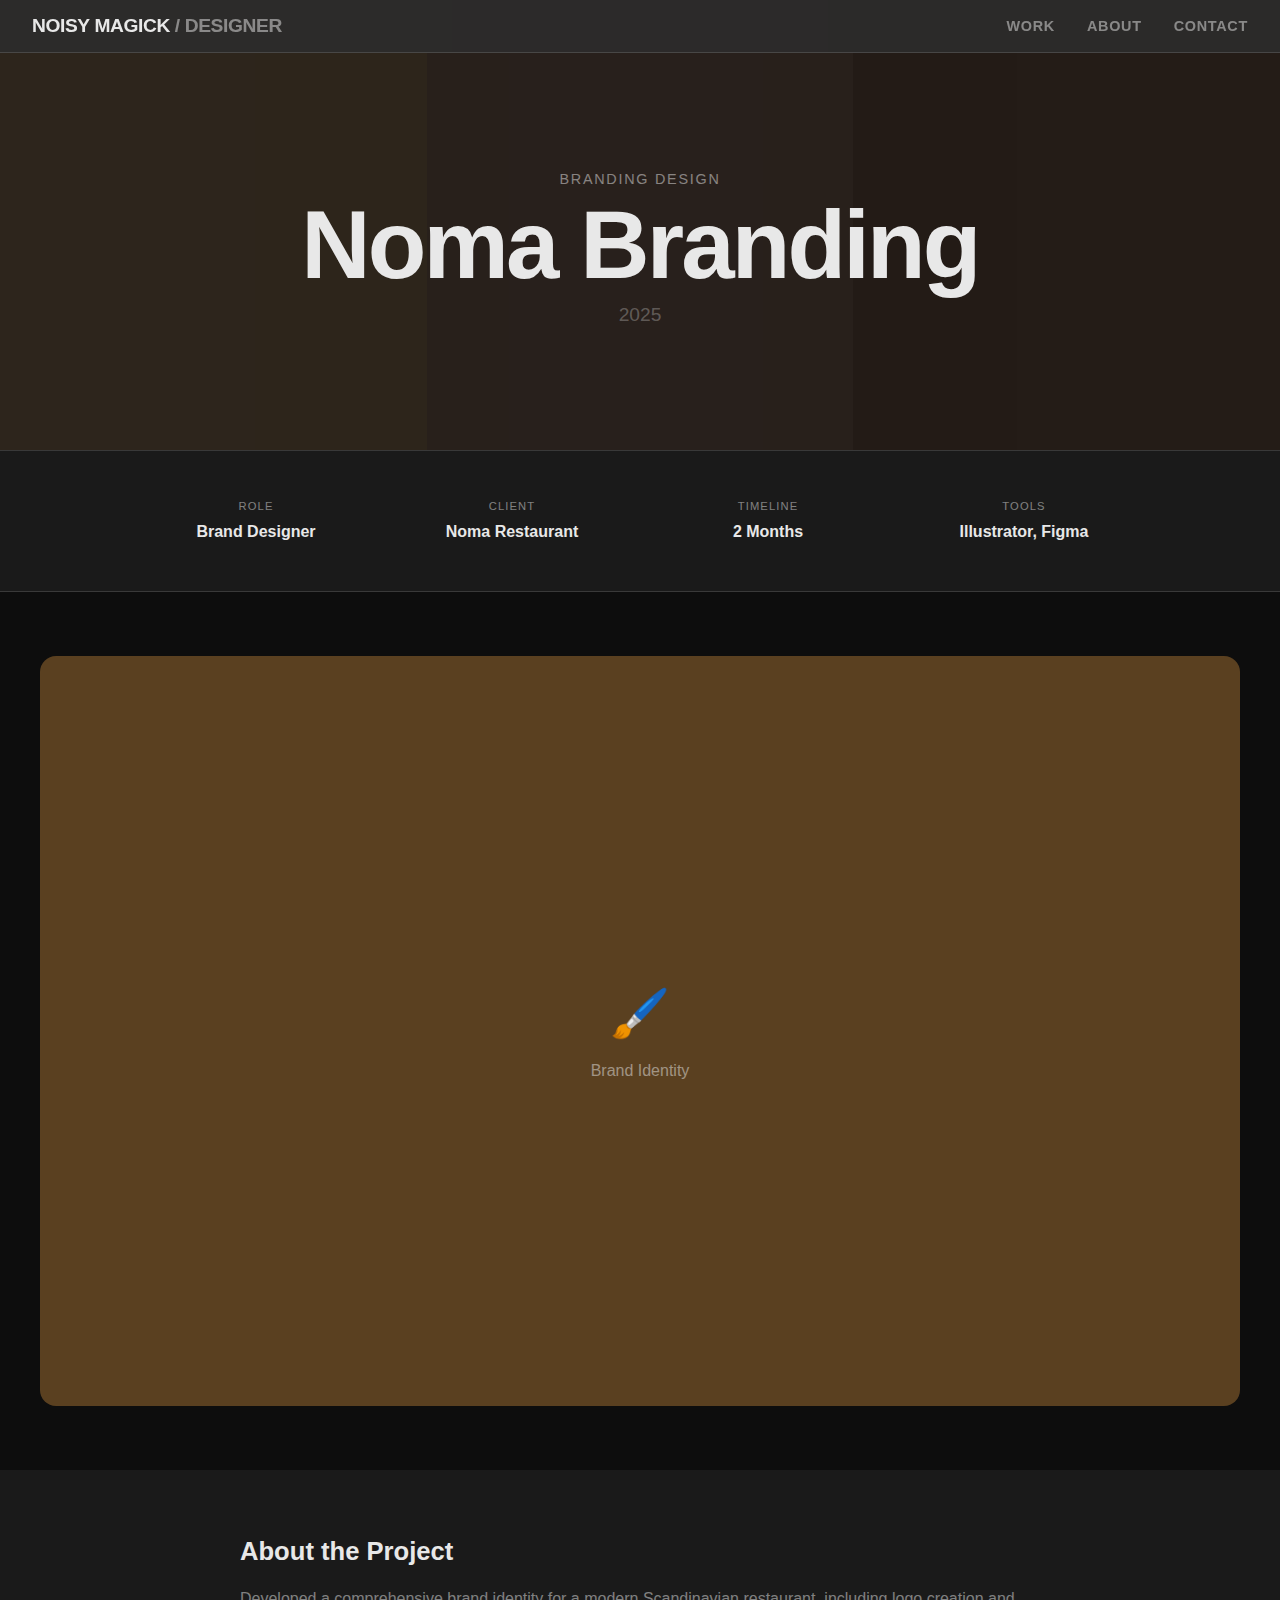
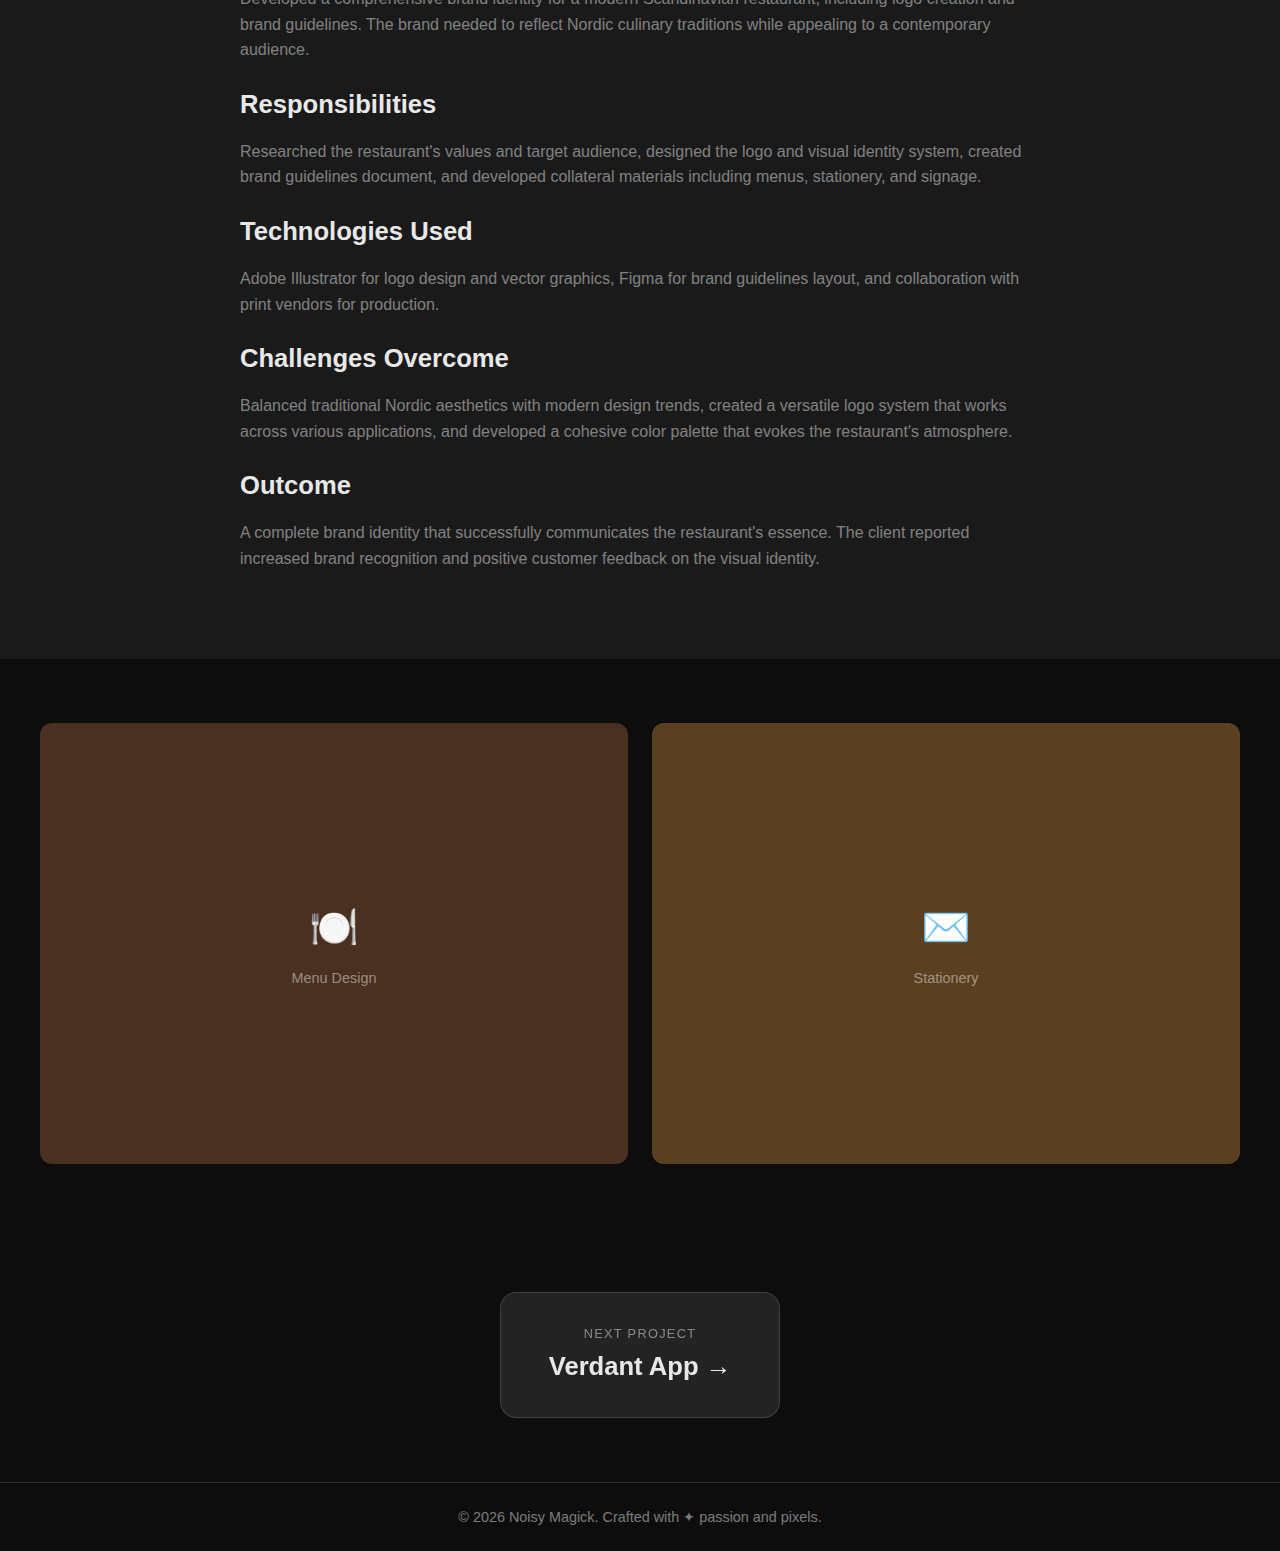
<file: project-noma-branding.html>
<!DOCTYPE html>
<html lang="en">
<head>
  <meta charset="UTF-8">
  <meta name="viewport" content="width=device-width, initial-scale=1.0">
  <title>Noma Branding — Noisy Magick</title>
  <link rel="stylesheet" href="styles.css">
  <link rel="stylesheet" href="project-styles.css">
</head>
<body class="project-page">

  <!-- Navigation -->
  <nav>
    <div class="inner">
      <a href="index.html" class="logo">NOISY MAGICK <span>/ DESIGNER</span></a>
      <ul>
        <li><a href="index.html#work">Work</a></li>
        <li><a href="index.html#about">About</a></li>
        <li><a href="index.html#contact">Contact</a></li>
      </ul>
    </div>
  </nav>

  <!-- Project Hero -->
  <section class="project-hero">
    <div class="project-color-scheme noma-colors">
      <div class="color-block block-1"></div>
      <div class="color-block block-2"></div>
      <div class="color-block block-3"></div>
    </div>
    <div class="project-hero-content">
      <p class="project-category">Branding Design</p>
      <h1 class="project-title">Noma Branding</h1>
      <p class="project-year">2025</p>
    </div>
  </section>

  <!-- Project Info -->
  <section class="project-info">
    <div class="container">
      <div class="info-grid">
        <div class="info-item">
          <span class="info-label">Role</span>
          <span class="info-value">Brand Designer</span>
        </div>
        <div class="info-item">
          <span class="info-label">Client</span>
          <span class="info-value">Noma Restaurant</span>
        </div>
        <div class="info-item">
          <span class="info-label">Timeline</span>
          <span class="info-value">2 Months</span>
        </div>
        <div class="info-item">
          <span class="info-label">Tools</span>
          <span class="info-value">Illustrator, Figma</span>
        </div>
      </div>
    </div>
  </section>

  <!-- Project Image Placeholder -->
  <section class="project-image-section">
    <div class="container">
      <div class="image-placeholder noma-image">
        <div class="placeholder-content">
          <span class="placeholder-icon">🖌️</span>
          <p>Brand Identity</p>
        </div>
      </div>
    </div>
  </section>

  <!-- Project Description -->
  <section class="project-description">
    <div class="container">
      <div class="description-content">
        <h2>About the Project</h2>
        <p>Developed a comprehensive brand identity for a modern Scandinavian restaurant, including logo creation and brand guidelines. The brand needed to reflect Nordic culinary traditions while appealing to a contemporary audience.</p>
        
        <h2>Responsibilities</h2>
        <p>Researched the restaurant's values and target audience, designed the logo and visual identity system, created brand guidelines document, and developed collateral materials including menus, stationery, and signage.</p>
        
        <h2>Technologies Used</h2>
        <p>Adobe Illustrator for logo design and vector graphics, Figma for brand guidelines layout, and collaboration with print vendors for production.</p>
        
        <h2>Challenges Overcome</h2>
        <p>Balanced traditional Nordic aesthetics with modern design trends, created a versatile logo system that works across various applications, and developed a cohesive color palette that evokes the restaurant's atmosphere.</p>
        
        <h2>Outcome</h2>
        <p>A complete brand identity that successfully communicates the restaurant's essence. The client reported increased brand recognition and positive customer feedback on the visual identity.</p>
      </div>
    </div>
  </section>

  <!-- Additional Images -->
  <section class="project-gallery">
    <div class="container">
      <div class="gallery-grid">
        <div class="gallery-item noma-gallery-1">
          <div class="placeholder-content">
            <span class="placeholder-icon">🍽️</span>
            <p>Menu Design</p>
          </div>
        </div>
        <div class="gallery-item noma-gallery-2">
          <div class="placeholder-content">
            <span class="placeholder-icon">✉️</span>
            <p>Stationery</p>
          </div>
        </div>
      </div>
    </div>
  </section>

  <!-- Next Project -->
  <section class="next-project">
    <a href="project-verdant-app.html" class="next-link">
      <span class="next-label">Next Project</span>
      <span class="next-title">Verdant App →</span>
    </a>
  </section>

  <!-- Footer -->
  <footer>
    &copy; 2026 Noisy Magick. Crafted with ✦ passion and pixels.
  </footer>

</body>
</html>
</file>
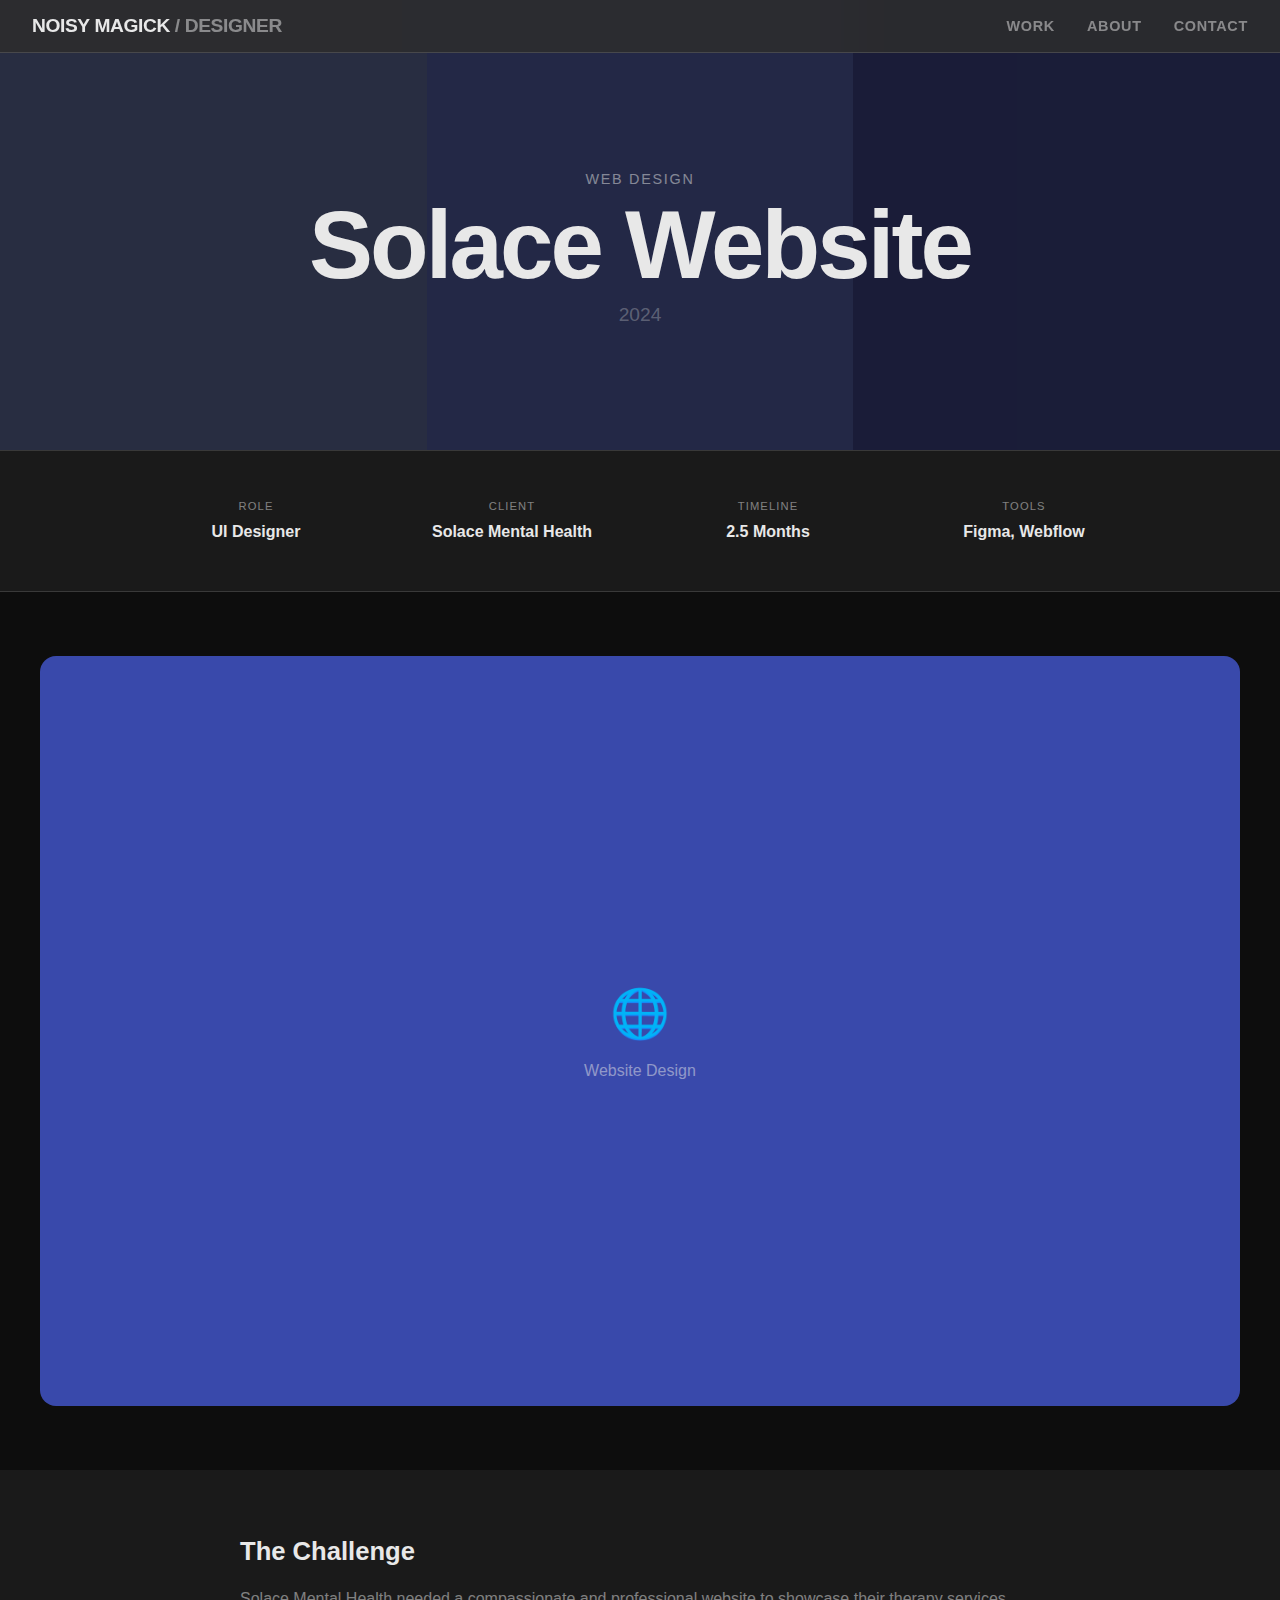
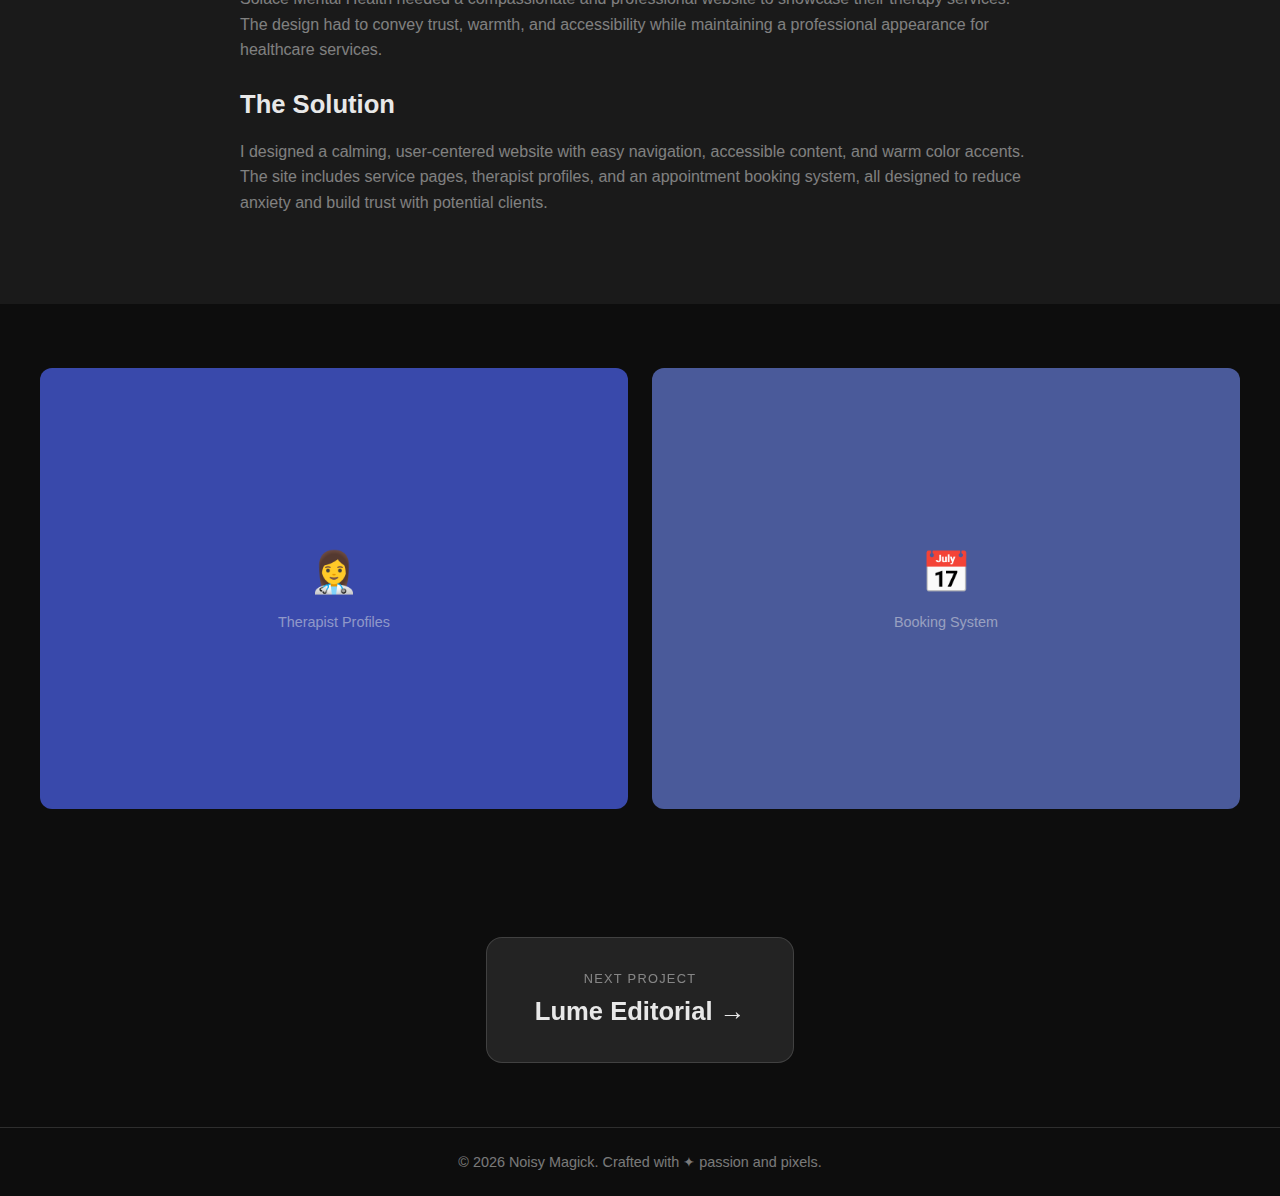
<file: project-solace-website.html>
<!DOCTYPE html>
<html lang="en">
<head>
  <meta charset="UTF-8">
  <meta name="viewport" content="width=device-width, initial-scale=1.0">
  <title>Solace Website — Noisy Magick</title>
  <link rel="stylesheet" href="styles.css">
  <link rel="stylesheet" href="project-styles.css">
</head>
<body class="project-page">

  <!-- Navigation -->
  <nav>
    <div class="inner">
      <a href="index.html" class="logo">NOISY MAGICK <span>/ DESIGNER</span></a>
      <ul>
        <li><a href="index.html#work">Work</a></li>
        <li><a href="index.html#about">About</a></li>
        <li><a href="index.html#contact">Contact</a></li>
      </ul>
    </div>
  </nav>

  <!-- Project Hero -->
  <section class="project-hero">
    <div class="project-color-scheme solace-colors">
      <div class="color-block block-1"></div>
      <div class="color-block block-2"></div>
      <div class="color-block block-3"></div>
    </div>
    <div class="project-hero-content">
      <p class="project-category">Web Design</p>
      <h1 class="project-title">Solace Website</h1>
      <p class="project-year">2024</p>
    </div>
  </section>

  <!-- Project Info -->
  <section class="project-info">
    <div class="container">
      <div class="info-grid">
        <div class="info-item">
          <span class="info-label">Role</span>
          <span class="info-value">UI Designer</span>
        </div>
        <div class="info-item">
          <span class="info-label">Client</span>
          <span class="info-value">Solace Mental Health</span>
        </div>
        <div class="info-item">
          <span class="info-label">Timeline</span>
          <span class="info-value">2.5 Months</span>
        </div>
        <div class="info-item">
          <span class="info-label">Tools</span>
          <span class="info-value">Figma, Webflow</span>
        </div>
      </div>
    </div>
  </section>

  <!-- Project Image Placeholder -->
  <section class="project-image-section">
    <div class="container">
      <div class="image-placeholder solace-image">
        <div class="placeholder-content">
          <span class="placeholder-icon">🌐</span>
          <p>Website Design</p>
        </div>
      </div>
    </div>
  </section>

  <!-- Project Description -->
  <section class="project-description">
    <div class="container">
      <div class="description-content">
        <h2>The Challenge</h2>
        <p>Solace Mental Health needed a compassionate and professional website to showcase their therapy services. The design had to convey trust, warmth, and accessibility while maintaining a professional appearance for healthcare services.</p>
        
        <h2>The Solution</h2>
        <p>I designed a calming, user-centered website with easy navigation, accessible content, and warm color accents. The site includes service pages, therapist profiles, and an appointment booking system, all designed to reduce anxiety and build trust with potential clients.</p>
      </div>
    </div>
  </section>

  <!-- Additional Images -->
  <section class="project-gallery">
    <div class="container">
      <div class="gallery-grid">
        <div class="gallery-item solace-gallery-1">
          <div class="placeholder-content">
            <span class="placeholder-icon">👩‍⚕️</span>
            <p>Therapist Profiles</p>
          </div>
        </div>
        <div class="gallery-item solace-gallery-2">
          <div class="placeholder-content">
            <span class="placeholder-icon">📅</span>
            <p>Booking System</p>
          </div>
        </div>
      </div>
    </div>
  </section>

  <!-- Next Project -->
  <section class="next-project">
    <a href="project-lume-editorial.html" class="next-link">
      <span class="next-label">Next Project</span>
      <span class="next-title">Lume Editorial →</span>
    </a>
  </section>

  <!-- Footer -->
  <footer>
    &copy; 2026 Noisy Magick. Crafted with ✦ passion and pixels.
  </footer>

</body>
</html>
</file>
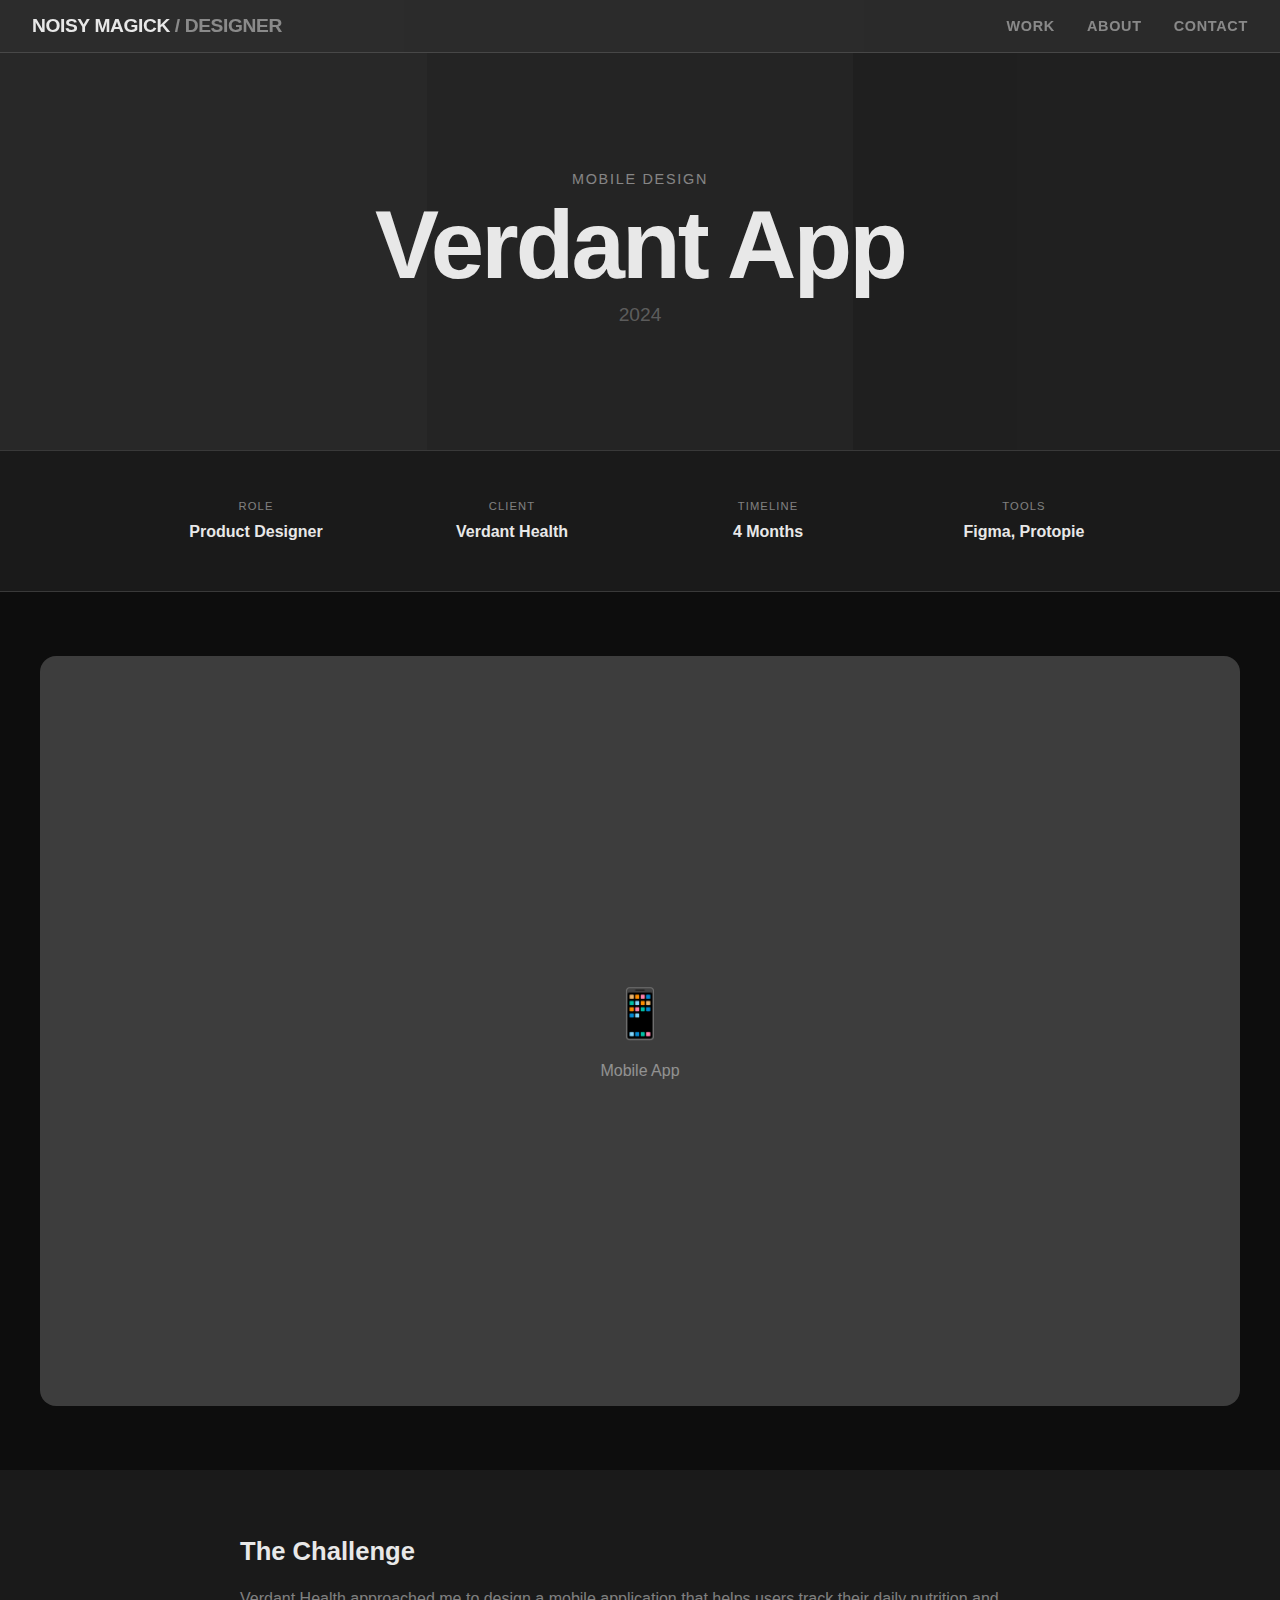
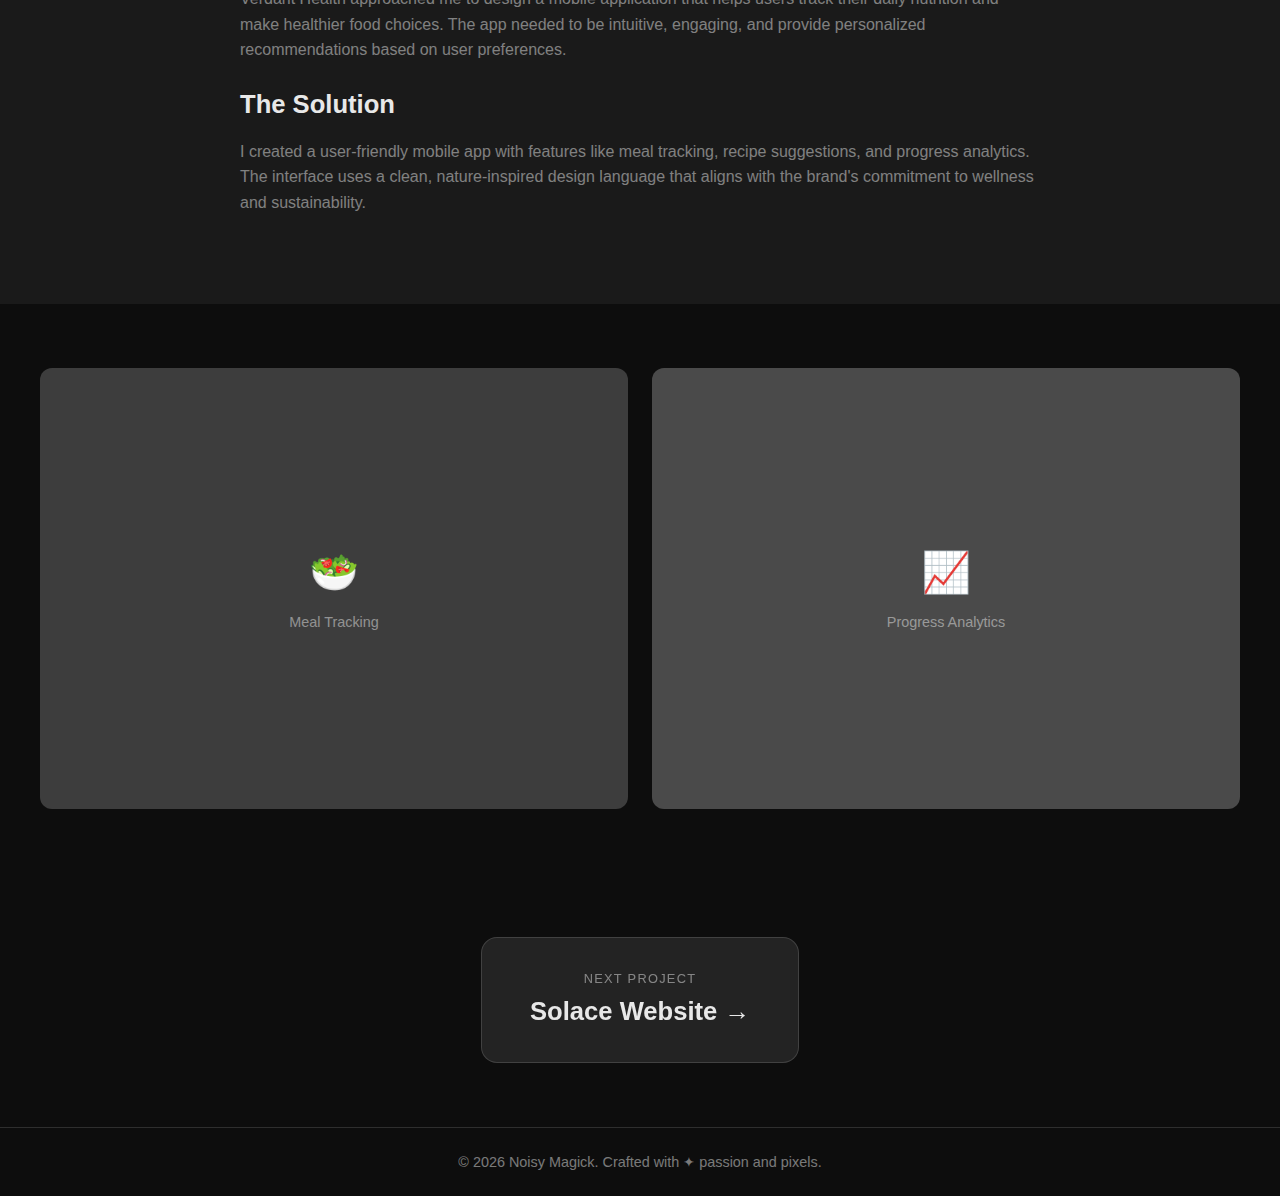
<file: project-verdant-app.html>
<!DOCTYPE html>
<html lang="en">
<head>
  <meta charset="UTF-8">
  <meta name="viewport" content="width=device-width, initial-scale=1.0">
  <title>Verdant App — Noisy Magick</title>
  <link rel="stylesheet" href="styles.css">
  <link rel="stylesheet" href="project-styles.css">
</head>
<body class="project-page">

  <!-- Navigation -->
  <nav>
    <div class="inner">
      <a href="index.html" class="logo">NOISY MAGICK <span>/ DESIGNER</span></a>
      <ul>
        <li><a href="index.html#work">Work</a></li>
        <li><a href="index.html#about">About</a></li>
        <li><a href="index.html#contact">Contact</a></li>
      </ul>
    </div>
  </nav>

  <!-- Project Hero -->
  <section class="project-hero">
    <div class="project-color-scheme verdant-colors">
      <div class="color-block block-1"></div>
      <div class="color-block block-2"></div>
      <div class="color-block block-3"></div>
    </div>
    <div class="project-hero-content">
      <p class="project-category">Mobile Design</p>
      <h1 class="project-title">Verdant App</h1>
      <p class="project-year">2024</p>
    </div>
  </section>

  <!-- Project Info -->
  <section class="project-info">
    <div class="container">
      <div class="info-grid">
        <div class="info-item">
          <span class="info-label">Role</span>
          <span class="info-value">Product Designer</span>
        </div>
        <div class="info-item">
          <span class="info-label">Client</span>
          <span class="info-value">Verdant Health</span>
        </div>
        <div class="info-item">
          <span class="info-label">Timeline</span>
          <span class="info-value">4 Months</span>
        </div>
        <div class="info-item">
          <span class="info-label">Tools</span>
          <span class="info-value">Figma, Protopie</span>
        </div>
      </div>
    </div>
  </section>

  <!-- Project Image Placeholder -->
  <section class="project-image-section">
    <div class="container">
      <div class="image-placeholder verdant-image">
        <div class="placeholder-content">
          <span class="placeholder-icon">📱</span>
          <p>Mobile App</p>
        </div>
      </div>
    </div>
  </section>

  <!-- Project Description -->
  <section class="project-description">
    <div class="container">
      <div class="description-content">
        <h2>The Challenge</h2>
        <p>Verdant Health approached me to design a mobile application that helps users track their daily nutrition and make healthier food choices. The app needed to be intuitive, engaging, and provide personalized recommendations based on user preferences.</p>
        
        <h2>The Solution</h2>
        <p>I created a user-friendly mobile app with features like meal tracking, recipe suggestions, and progress analytics. The interface uses a clean, nature-inspired design language that aligns with the brand's commitment to wellness and sustainability.</p>
      </div>
    </div>
  </section>

  <!-- Additional Images -->
  <section class="project-gallery">
    <div class="container">
      <div class="gallery-grid">
        <div class="gallery-item verdant-gallery-1">
          <div class="placeholder-content">
            <span class="placeholder-icon">🥗</span>
            <p>Meal Tracking</p>
          </div>
        </div>
        <div class="gallery-item verdant-gallery-2">
          <div class="placeholder-content">
            <span class="placeholder-icon">📈</span>
            <p>Progress Analytics</p>
          </div>
        </div>
      </div>
    </div>
  </section>

  <!-- Next Project -->
  <section class="next-project">
    <a href="project-solace-website.html" class="next-link">
      <span class="next-label">Next Project</span>
      <span class="next-title">Solace Website →</span>
    </a>
  </section>

  <!-- Footer -->
  <footer>
    &copy; 2026 Noisy Magick. Crafted with ✦ passion and pixels.
  </footer>

</body>
</html>
</file>
<file: styles.css>
*,*::before,*::after{margin:0;padding:0;box-sizing:border-box}
:root{
  --gray-dark:#2d2d2d;
  --gray-darker:#1a1a1a;
  --gray-darkest:#0d0d0d;
  --gray-medium:#3d3d3d;
  --gray-light:#4a4a4a;
  --white:#e8e8e8;
  --white-50:rgba(232,232,232,.5);
  --white-30:rgba(232,232,232,.3);
  --white-20:rgba(232,232,232,.2);
  --white-10:rgba(232,232,232,.1);
  --white-05:rgba(232,232,232,.05);
  --glass:rgba(45,45,45,.7);
  --glass-strong:rgba(45,45,45,.85);
  --glass-border:rgba(232,232,232,.15);
  --font:'Arial Narrow',Arial,Helvetica,sans-serif;
}
html{scroll-behavior:smooth;font-size:16px}
body{font-family:var(--font);background:var(--gray-darker);color:var(--white);-webkit-font-smoothing:antialiased;overflow-x:hidden;line-height:1.4}

/* ─── ANIMATIONS ─── */
@keyframes fadeInUp{from{opacity:0;transform:translateY(30px)}to{opacity:1;transform:translateY(0)}}
@keyframes float{0%,100%{transform:translateY(0)}50%{transform:translateY(-10px)}}
@keyframes pulse{0%,100%{opacity:.3}50%{opacity:.5}}
@keyframes slideInLeft{from{opacity:0;transform:translateX(-50px)}to{opacity:1;transform:translateX(0)}}
@keyframes slideInRight{from{opacity:0;transform:translateX(50px)}to{opacity:1;transform:translateX(0)}}
@keyframes scaleIn{from{opacity:0;transform:scale(0.9)}to{opacity:1;transform:scale(1)}}
@keyframes slideInTop{from{opacity:0;transform:translateY(-20px)}to{opacity:1;transform:translateY(0)}}

/* ─── NAV ─── */
nav{position:fixed;top:0;left:0;right:0;z-index:100;backdrop-filter:blur(20px);-webkit-backdrop-filter:blur(20px);background:var(--glass-strong);border-bottom:1px solid var(--glass-border);animation:slideInTop .5s ease}
nav .inner{max-width:1400px;margin:auto;display:flex;justify-content:space-between;align-items:center;padding:.8rem 2rem}
nav .logo{font-weight:700;font-size:1.2rem;text-decoration:none;color:var(--white);letter-spacing:-.02em;transition:opacity .3s}
nav .logo:hover{opacity:.7}
nav .logo span{opacity:.5}
nav ul{list-style:none;display:flex;gap:2rem}
nav a{text-decoration:none;color:var(--white-50);font-size:.9rem;font-weight:700;letter-spacing:.05em;text-transform:uppercase;transition:color .3s,opacity .3s;position:relative}
nav a::after{content:'';position:absolute;bottom:-3px;left:0;width:0;height:2px;background:var(--white);transition:width .3s ease}
nav a:hover{color:var(--white)}
nav a:hover::after{width:100%}

/* ─── SECTIONS ─── */
section{position:relative;overflow:hidden}

/* ─── HERO ─── */
.hero{min-height:100vh;display:flex;flex-direction:column;align-items:center;justify-content:center;text-align:center;padding:2rem;position:relative}
.hero::before{content:'';position:absolute;inset:0;background:radial-gradient(ellipse at center,rgba(74,74,74,.15) 0%,transparent 70%);pointer-events:none}
.hero .emoji{position:absolute;font-size:clamp(6rem,14vw,14rem);line-height:1;pointer-events:none;user-select:none;animation:float 4s ease-in-out infinite}
.hero .emoji-1{top:2%;left:12%;transform:rotate(69deg);animation-delay:0s}
.hero .emoji-2{bottom:8%;right:8%;transform:rotate(25deg);animation-delay:1s}
.hero .emoji-3{top:15%;right:5%;transform:rotate(-15deg);font-size:clamp(3rem,8vw,8rem);animation-delay:2s}
.hero .emoji-4{bottom:20%;left:3%;transform:rotate(40deg);font-size:clamp(3rem,8vw,8rem);animation-delay:3s}
.hero h1{font-size:clamp(2.5rem,10vw,12rem);font-weight:700;line-height:.82;letter-spacing:-.04em;max-width:100%;z-index:1;animation:fadeInUp .8s ease .2s both}
.hero .subtitle{font-size:clamp(1rem,3vw,3rem);font-weight:400;color:var(--white-50);margin-top:1.5rem;z-index:1;max-width:1000px;line-height:.95;animation:fadeInUp .8s ease .4s both}
.hero .scroll-hint{position:absolute;bottom:2rem;font-size:.9rem;color:var(--white-50);letter-spacing:.1em;text-transform:uppercase;animation:bounce 2s infinite,pulse 2s ease-in-out infinite}
@keyframes bounce{0%,100%{transform:translateY(0)}50%{transform:translateY(8px)}}

/* ─── DIVIDER ─── */
.divider{width:100%;padding:1.5rem 0;border-top:1px solid var(--glass-border);border-bottom:1px solid var(--glass-border);overflow:hidden;background:var(--gray-darkest)}
.divider-track{display:flex;animation:scroll-left 25s linear infinite;width:max-content}
.divider-track span{white-space:nowrap;font-size:clamp(1rem,2vw,2rem);font-weight:700;padding:0 1.5rem;color:var(--white-20)}
.divider-track span em{font-style:normal;color:var(--white-30)}
@keyframes scroll-left{0%{transform:translateX(0)}100%{transform:translateX(-50%)}}

/* ─── WORK ─── */
.work-section{background:var(--gray-darkest);padding:4rem 2rem}
.work-section .container{max-width:1400px;margin:auto}
.section-label{font-size:clamp(0.8rem,1.5vw,1rem);font-weight:700;color:var(--white-50);text-transform:uppercase;letter-spacing:.12em;margin-bottom:.8rem;display:flex;align-items:center;gap:.8rem;animation:slideInLeft .6s ease both}
.section-label::before{content:'';width:30px;height:2px;background:var(--white-50)}
.section-heading{font-size:clamp(2rem,5vw,4rem);font-weight:700;line-height:.88;letter-spacing:-.03em;margin-bottom:2.5rem;animation:slideInLeft .6s ease .1s both}
.section-heading span{color:var(--white-30)}

.work-grid{display:grid;grid-template-columns:repeat(auto-fill,minmax(300px,1fr));gap:1.5rem}
.work-card{position:relative;border-radius:12px;overflow:hidden;aspect-ratio:4/3;cursor:pointer;transition:transform .3s ease,box-shadow .3s ease;animation:scaleIn .6s ease both}
.work-card:nth-child(1){animation-delay:.1s}
.work-card:nth-child(2){animation-delay:.2s}
.work-card:nth-child(3){animation-delay:.3s}
.work-card:nth-child(4){animation-delay:.4s}
.work-card:nth-child(5){animation-delay:.5s}
.work-card:nth-child(6){animation-delay:.6s}
.work-card:hover{transform:scale(1.01);box-shadow:0 15px 30px rgba(0,0,0,.3)}
.work-card .card-fill{position:absolute;inset:0;transition:transform .5s ease}
.work-card:hover .card-fill{transform:scale(1.05)}
.work-card .card-glass{position:absolute;inset:0;background:var(--glass-strong);backdrop-filter:blur(6px);-webkit-backdrop-filter:blur(6px);opacity:0;transition:opacity .3s ease}
.work-card:hover .card-glass{opacity:1}
.work-card .card-info{position:absolute;bottom:0;left:0;right:0;padding:1.5rem;z-index:2;transform:translateY(100%);transition:transform .3s ease}
.work-card:hover .card-info{transform:translateY(0)}
.work-card h3{font-size:clamp(1.1rem,1.5vw,1.4rem);font-weight:700;margin-bottom:.2rem}
.work-card p{font-size:.9rem;color:var(--white-50)}
.work-card .card-number{position:absolute;top:1rem;left:1.2rem;font-size:clamp(2rem,4vw,3rem);font-weight:700;opacity:.15;z-index:1;line-height:1}
.work-card .card-emoji{position:absolute;top:50%;left:50%;transform:translate(-50%,-50%);font-size:clamp(2.5rem,5vw,4rem);z-index:1;transition:transform .4s ease}
.work-card:hover .card-emoji{transform:translate(-50%,-50%) scale(1.15) rotate(10deg)}

/* Card colors - solid colors */
.wc-1 .card-fill{background:#3d3d3d}
.wc-2 .card-fill{background:#2d2d2d}
.wc-3 .card-fill{background:#1a1a1a}
.wc-4 .card-fill{background:#4a4a4a}
.wc-5 .card-fill{background:#1a1a1a}
.wc-6 .card-fill{background:#0d0d0d}

/* ─── ABOUT ─── */
.about-section{background:var(--gray-darker);padding:4rem 2rem;position:relative}
.about-section .container{max-width:1400px;margin:auto}
.about-section::before{content:'';position:absolute;top:-50%;right:-20%;width:400px;height:400px;pointer-events:none}
.about-section .emoji-deco{position:absolute;font-size:clamp(3rem,8vw,6rem);pointer-events:none;user-select:none;animation:float 6s ease-in-out infinite}
.about-section .emoji-deco-1{top:5%;right:8%;transform:rotate(-20deg);animation-delay:0s}
.about-section .emoji-deco-2{bottom:10%;left:5%;transform:rotate(30deg);animation-delay:3s}

.about-grid{display:grid;grid-template-columns:1fr 1.3fr;gap:3rem;align-items:center;margin-top:2rem}
.about-photo{position:relative;animation:slideInLeft .6s ease .2s both}
.about-photo-inner{aspect-ratio:1;border-radius:16px;overflow:hidden;background:var(--gray-darkest);display:flex;align-items:center;justify-content:center;font-size:6rem;border:2px solid var(--glass-border);backdrop-filter:blur(6px);-webkit-backdrop-filter:blur(6px);transition:transform .3s ease,box-shadow .3s ease}
.about-photo-inner:hover{transform:scale(1.02);box-shadow:0 15px 30px rgba(0,0,0,.3)}
.about-photo::after{content:'';position:absolute;width:80px;height:80px;border:3px solid var(--glass-border);border-radius:50%;bottom:-20px;right:-20px;backdrop-filter:blur(6px);-webkit-backdrop-filter:blur(6px)}
.about-text h2{font-size:clamp(2rem,4vw,3rem);font-weight:700;line-height:.9;letter-spacing:-.03em;margin-bottom:1rem;animation:slideInRight .6s ease .1s both}
.about-text h2 span{color:var(--white-30)}
.about-text p{font-size:clamp(0.9rem,1.2vw,1rem);color:var(--white-50);margin-bottom:.8rem;line-height:1.5;max-width:500px;animation:slideInRight .6s ease .2s both}

.skills-section{margin-top:1.5rem;animation:slideInRight .6s ease .3s both}
.skills-section h4{font-size:.8rem;font-weight:700;color:var(--white-50);text-transform:uppercase;letter-spacing:.1em;margin-bottom:.6rem}
.skills-row{display:flex;flex-wrap:wrap;gap:.5rem;animation:slideInRight .6s ease .3s both}

.skills-row{display:flex;flex-wrap:wrap;gap:.5rem;margin-top:1.5rem;animation:slideInRight .6s ease .3s both}
.skills-row span{display:inline-block;padding:.4rem 1rem;border:2px solid var(--glass-border);border-radius:999px;font-size:.9rem;font-weight:700;color:var(--white);transition:all .3s ease;cursor:default;background:var(--glass);backdrop-filter:blur(4px);-webkit-backdrop-filter:blur(4px)}
.skills-row span:hover{background:var(--white);color:var(--gray-darker);border-color:var(--white);transform:translateY(-2px);box-shadow:0 5px 15px rgba(0,0,0,.2)}

.stats-row{display:flex;gap:2rem;margin-top:2rem;padding-top:1.5rem;border-top:1px solid var(--glass-border);animation:slideInRight .6s ease .4s both}
.stat{text-align:left}
.stat-num{font-size:clamp(2rem,3vw,3rem);font-weight:700;line-height:1;transition:transform .3s ease}
.stat:hover .stat-num{transform:scale(1.05);color:var(--white)}
.stat-lbl{font-size:.9rem;color:var(--white-50);text-transform:uppercase;letter-spacing:.1em;margin-top:.3rem}

/* ─── CONTACT ─── */
.contact-section{background:var(--gray-darkest);padding:4rem 2rem;text-align:center;position:relative;overflow:hidden}
.contact-section::before{content:'';position:absolute;inset:0;pointer-events:none}
.contact-section .container{max-width:1400px;margin:auto;position:relative;z-index:1}
.contact-section .bg-text{position:absolute;top:50%;left:50%;transform:translate(-50%,-50%);font-size:clamp(6rem,15vw,12rem);font-weight:700;color:var(--white-05);white-space:nowrap;pointer-events:none;z-index:0;letter-spacing:-.04em;animation:pulse 4s ease-in-out infinite}
.contact-section h2{font-size:clamp(2.5rem,6vw,5rem);font-weight:700;line-height:.85;letter-spacing:-.03em;margin-bottom:1rem;animation:fadeInUp .6s ease .1s both}
.contact-section p{font-size:clamp(0.9rem,1.5vw,1.2rem);color:var(--white-50);max-width:500px;margin:0 auto 2rem;line-height:1.4;animation:fadeInUp .6s ease .2s both}

.btn{display:inline-block;padding:.8rem 2.5rem;border-radius:999px;text-decoration:none;font-size:1rem;font-weight:700;letter-spacing:.06em;text-transform:uppercase;transition:all .3s ease;animation:fadeInUp .6s ease .3s both}
.btn-white{background:var(--white);color:var(--gray-darker);border:3px solid var(--white)}
.btn-white:hover{background:transparent;color:var(--white);transform:translateY(-2px);box-shadow:0 8px 20px rgba(0,0,0,.3)}
.btn-outline{border:2px solid var(--glass-border);color:var(--white);background:var(--glass);backdrop-filter:blur(8px);-webkit-backdrop-filter:blur(8px);margin-left:.8rem}
.btn-outline:hover{background:var(--white);color:var(--gray-darker);border-color:var(--white);transform:translateY(-2px);box-shadow:0 8px 20px rgba(0,0,0,.3)}

.social-row{display:flex;justify-content:center;gap:1rem;margin-top:2rem;animation:fadeInUp .6s ease .4s both}
.social-row a{display:flex;align-items:center;justify-content:center;width:44px;height:44px;border-radius:50%;border:2px solid var(--glass-border);color:var(--white-50);text-decoration:none;transition:all .3s ease;background:var(--glass);backdrop-filter:blur(8px);-webkit-backdrop-filter:blur(8px)}
.social-row a:hover{border-color:var(--white);color:var(--white);background:var(--white);transform:translateY(-2px);box-shadow:0 8px 20px rgba(0,0,0,.3)}
.social-row a svg{width:18px;height:18px;fill:currentColor}

/* ─── FOOTER ─── */
footer{text-align:center;padding:1.5rem 2rem;font-size:.9rem;color:var(--white-50);border-top:1px solid var(--glass-border);background:var(--gray-darkest);animation:fadeInUp .6s ease .5s both}

/* ─── RESPONSIVE ─── */
@media(max-width:900px){
  .about-grid{grid-template-columns:1fr}
  .about-photo{max-width:280px;margin:0 auto 1.5rem}
  .work-grid{grid-template-columns:1fr}
  .stats-row{gap:1.5rem}
  .btn-outline{margin-left:0;margin-top:.6rem}
}
@media(max-width:600px){
  nav .inner{padding:.8rem 1.2rem}
  nav ul{gap:1rem}
  nav a{font-size:.75rem}
  .hero h1{font-size:clamp(2rem,12vw,4rem)}
  .hero .subtitle{font-size:clamp(0.9rem,3vw,1.5rem)}
  .work-section,.about-section,.contact-section{padding:3rem 1.2rem}
  .stats-row{flex-direction:column;gap:1rem}
}
</file>
<file: project-styles.css>
/* ─── PROJECT PAGES ─── */
.project-page {}

/* Project Hero */
.project-hero {
  min-height: 50vh;
  display: flex;
  align-items: center;
  justify-content: center;
  position: relative;
  padding: 6rem 2rem 3rem;
  overflow: hidden;
}

.project-color-scheme {
  position: absolute;
  inset: 0;
  display: flex;
  opacity: 0.3;
}

.color-block {
  flex: 1;
  transition: transform 0.5s ease;
}

.project-hero:hover .color-block {
  transform: scale(1.02);
}

.block-1 { background: #4a4a4a; }
.block-2 { background: #3d3d3d; }
.block-3 { background: #2d2d2d; }

.project-hero-content {
  text-align: center;
  position: relative;
  z-index: 2;
  animation: fadeInUp 0.6s ease;
}

.project-category {
  font-size: 0.9rem;
  color: var(--white-50);
  text-transform: uppercase;
  letter-spacing: 0.12em;
  margin-bottom: 0.8rem;
}

.project-title {
  font-size: clamp(2.5rem, 8vw, 6rem);
  font-weight: 700;
  line-height: 0.9;
  letter-spacing: -0.03em;
  margin-bottom: 0.8rem;
}

.project-year {
  font-size: 1.2rem;
  color: var(--white-30);
}

/* Project Info */
.project-info {
  padding: 3rem 2rem;
  background: var(--gray-darker);
  border-top: 1px solid var(--glass-border);
  border-bottom: 1px solid var(--glass-border);
}

.project-info .container {
  max-width: 1000px;
  margin: auto;
}

.info-grid {
  display: grid;
  grid-template-columns: repeat(4, 1fr);
  gap: 1.5rem;
}

.info-item {
  text-align: center;
}

.info-label {
  display: block;
  font-size: 0.7rem;
  color: var(--white-50);
  text-transform: uppercase;
  letter-spacing: 0.1em;
  margin-bottom: 0.4rem;
}

.info-value {
  font-size: 1rem;
  font-weight: 600;
  color: var(--white);
}

/* Project Image Section */
.project-image-section {
  padding: 4rem 2rem;
  background: var(--gray-darkest);
}

.project-image-section .container {
  max-width: 1200px;
  margin: auto;
}

.image-placeholder {
  aspect-ratio: 16/10;
  border-radius: 16px;
  overflow: hidden;
  display: flex;
  align-items: center;
  justify-content: center;
  transition: transform 0.3s ease;
}

.image-placeholder:hover {
  transform: scale(1.01);
}

.placeholder-content {
  text-align: center;
  color: var(--white);
}

.placeholder-icon {
  font-size: 3rem;
  display: block;
  margin-bottom: 0.8rem;
}

.placeholder-content p {
  font-size: 1rem;
  color: var(--white-50);
}

/* Aura Colors */
.aura-image {
  background: #3d3d3d;
}

.aura-colors .block-1 { background: #4a4a4a; }
.aura-colors .block-2 { background: #3d3d3d; }
.aura-colors .block-3 { background: #2d2d2d; }

/* Noma Colors */
.noma-image {
  background: #5a4020;
}

.noma-colors .block-1 { background: #5a4020; }
.noma-colors .block-2 { background: #4a3020; }
.noma-colors .block-3 { background: #3a2010; }

/* Verdant Colors */
.verdant-image {
  background: #3d3d3d;
}

.verdant-colors .block-1 { background: #4a4a4a; }
.verdant-colors .block-2 { background: #3d3d3d; }
.verdant-colors .block-3 { background: #2d2d2d; }

/* Solace Colors */
.solace-image {
  background: #3949ab;
}

.solace-colors .block-1 { background: #4a5a9a; }
.solace-colors .block-2 { background: #3949ab; }
.solace-colors .block-3 { background: #1a237e; }

/* Lume Colors */
.lume-image {
  background: #c97800;
}

.lume-colors .block-1 { background: #d99000; }
.lume-colors .block-2 { background: #c97800; }
.lume-colors .block-3 { background: #b05000; }

/* Kinetic Colors */
.kinetic-image {
  background: #9c1560;
}

.kinetic-colors .block-1 { background: #b02070; }
.kinetic-colors .block-2 { background: #9c1560; }
.kinetic-colors .block-3 { background: #7c1040; }

/* Project Description */
.project-description {
  padding: 4rem 2rem;
  background: var(--gray-darker);
}

.project-description .container {
  max-width: 800px;
  margin: auto;
}

.description-content h2 {
  font-size: 1.6rem;
  font-weight: 700;
  margin-bottom: 1rem;
  color: var(--white);
}

.description-content p {
  font-size: 1rem;
  color: var(--white-50);
  line-height: 1.6;
  margin-bottom: 1.5rem;
}

/* Project Gallery */
.project-gallery {
  padding: 4rem 2rem;
  background: var(--gray-darkest);
}

.project-gallery .container {
  max-width: 1200px;
  margin: auto;
}

.gallery-grid {
  display: grid;
  grid-template-columns: repeat(2, 1fr);
  gap: 1.5rem;
}

.gallery-item {
  aspect-ratio: 4/3;
  border-radius: 12px;
  overflow: hidden;
  display: flex;
  align-items: center;
  justify-content: center;
  transition: transform 0.3s ease;
}

.gallery-item:hover {
  transform: scale(1.01);
}

.gallery-item .placeholder-content .placeholder-icon {
  font-size: 2.5rem;
}

.gallery-item .placeholder-content p {
  font-size: .9rem;
}

.aura-gallery-1 { background: #3d3d3d; }
.aura-gallery-2 { background: #4a4a4a; }

.noma-gallery-1 { background: #4a3020; }
.noma-gallery-2 { background: #5a4020; }

.verdant-gallery-1 { background: #3d3d3d; }
.verdant-gallery-2 { background: #4a4a4a; }

.solace-gallery-1 { background: #3949ab; }
.solace-gallery-2 { background: #4a5a9a; }

.lume-gallery-1 { background: #c97800; }
.lume-gallery-2 { background: #d99000; }

.kinetic-gallery-1 { background: #9c1560; }
.kinetic-gallery-2 { background: #b02070; }

/* Next Project */
.next-project {
  padding: 4rem 2rem;
  background: var(--gray-darkest);
  text-align: center;
}

.next-link {
  display: inline-block;
  text-decoration: none;
  padding: 2rem 3rem;
  border-radius: 16px;
  background: var(--glass);
  backdrop-filter: blur(8px);
  -webkit-backdrop-filter: blur(8px);
  border: 1px solid var(--glass-border);
  transition: all 0.3s ease;
}

.next-link:hover {
  transform: translateY(-3px);
  box-shadow: 0 15px 30px rgba(0, 0, 0, 0.3);
  background: var(--glass-strong);
}

.next-label {
  display: block;
  font-size: 0.8rem;
  color: var(--white-50);
  text-transform: uppercase;
  letter-spacing: 0.1em;
  margin-bottom: 0.4rem;
}

.next-title {
  font-size: 1.6rem;
  font-weight: 700;
  color: var(--white);
}

/* Responsive */
@media (max-width: 900px) {
  .info-grid {
    grid-template-columns: repeat(2, 1fr);
  }
  
  .gallery-grid {
    grid-template-columns: 1fr;
  }
  
  .project-hero {
    min-height: 40vh;
  }
}

@media (max-width: 600px) {
  .info-grid {
    grid-template-columns: 1fr;
    gap: 1rem;
  }
  
  .project-info,
  .project-image-section,
  .project-description,
  .project-gallery,
  .next-project {
    padding: 3rem 1.5rem;
  }
  
  .image-placeholder {
    aspect-ratio: 4/3;
  }
  
  .placeholder-icon {
    font-size: 2.5rem;
  }
}
</file>
